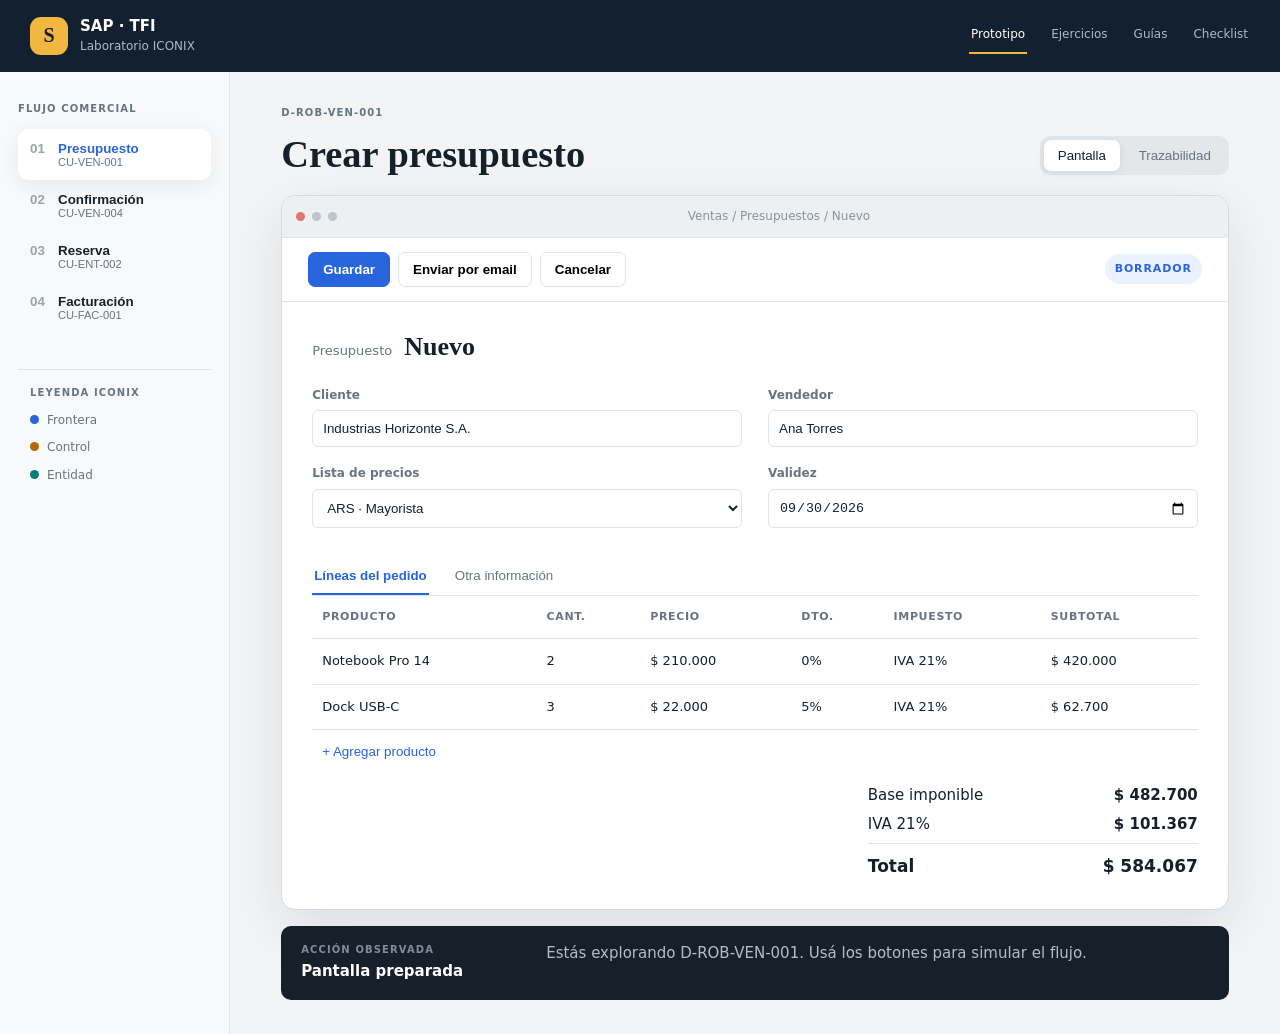
<file: prototipo/index.html>
<!doctype html>
<html lang="es">
<head>
  <meta charset="utf-8">
  <meta name="viewport" content="width=device-width, initial-scale=1">
  <meta name="description" content="Prototipo educativo de fronteras ICONIX para SAP-TFI-2026">
  <title>Prototipo ICONIX · SAP-TFI-2026</title>
  <link rel="stylesheet" href="styles.css">
</head>
<body>
  <header class="topbar">
    <a class="brand" href="#presupuesto" aria-label="Ir al inicio">
      <span class="brand-mark">S</span>
      <span><strong>SAP · TFI</strong><small>Laboratorio ICONIX</small></span>
    </a>
    <div class="course lab-links"><a class="active" href="index.html">Prototipo</a><a href="ejercicios.html">Ejercicios</a><a href="guias.html">Guías</a><a href="checklist.html">Checklist</a></div>
  </header>

  <main class="workspace">
    <aside class="sidebar" aria-label="Escenarios">
      <p class="eyebrow">Flujo comercial</p>
      <nav id="scenario-nav">
        <button class="nav-item active" data-scenario="presupuesto"><span>01</span>Presupuesto<small>CU-VEN-001</small></button>
        <button class="nav-item" data-scenario="confirmacion"><span>02</span>Confirmación<small>CU-VEN-004</small></button>
        <button class="nav-item" data-scenario="reserva"><span>03</span>Reserva<small>CU-ENT-002</small></button>
        <button class="nav-item" data-scenario="factura"><span>04</span>Facturación<small>CU-FAC-001</small></button>
      </nav>
      <div class="legend">
        <p class="eyebrow">Leyenda ICONIX</p>
        <span><i class="dot boundary"></i>Frontera</span>
        <span><i class="dot control"></i>Control</span>
        <span><i class="dot entity"></i>Entidad</span>
      </div>
    </aside>

    <section class="stage">
      <div class="stage-heading">
        <div><p class="eyebrow" id="diagram-id">D-ROB-VEN-001</p><h1 id="screen-title">Crear presupuesto</h1></div>
        <div class="view-switch" aria-label="Vista del prototipo">
          <button class="active" data-view="ui">Pantalla</button>
          <button data-view="trace">Trazabilidad</button>
        </div>
      </div>

      <div id="ui-view" class="view active">
        <div class="browser-frame">
          <div class="browser-bar"><span></span><span></span><span></span><p>Ventas / Presupuestos / Nuevo</p></div>
          <div class="app-shell">
            <div class="actionbar">
              <div id="primary-actions"></div>
              <span class="record-state" id="record-state">BORRADOR</span>
            </div>

            <div id="screen-presupuesto" class="screen active">
              <div class="form-title"><span>Presupuesto</span><strong id="order-name">Nuevo</strong></div>
              <div class="form-grid">
                <label>Cliente<input id="customer" value="Industrias Horizonte S.A."></label>
                <label>Vendedor<input value="Ana Torres"></label>
                <label>Lista de precios<select><option>ARS · Mayorista</option></select></label>
                <label>Validez<input type="date" value="2026-09-30"></label>
              </div>
              <div class="tabs"><button class="active">Líneas del pedido</button><button>Otra información</button></div>
              <div class="table-wrap"><table><thead><tr><th>Producto</th><th>Cant.</th><th>Precio</th><th>Dto.</th><th>Impuesto</th><th>Subtotal</th></tr></thead><tbody id="order-lines"></tbody></table></div>
              <button class="text-button" id="add-line">+ Agregar producto</button>
              <div class="totals"><span>Base imponible <b id="untaxed">$ 0</b></span><span>IVA 21% <b id="tax">$ 0</b></span><strong>Total <b id="total">$ 0</b></strong></div>
            </div>

            <div id="screen-confirmacion" class="screen">
              <div class="summary-card"><span class="icon success">✓</span><div><p>Pedido listo para confirmar</p><h2>S00042 · Industrias Horizonte S.A.</h2></div><strong>$ 588.060</strong></div>
              <div class="validation-grid"><article><span>Estado</span><strong>Presupuesto enviado</strong></article><article><span>Líneas</span><strong>2 productos válidos</strong></article><article><span>Stock</span><strong>Se generará una entrega</strong></article><article><span>Facturación</span><strong>Según cantidades entregadas</strong></article></div>
              <div class="callout"><b>Al confirmar</b><p>El sistema cambia el estado del pedido, fija la fecha y genera el picking de almacén.</p></div>
            </div>

            <div id="screen-reserva" class="screen">
              <div class="form-title"><span>Transferencia</span><strong>WH/OUT/00031</strong></div>
              <div class="progress"><span class="done">Pedido</span><span class="active">Reserva</span><span>Preparado</span><span>Entregado</span></div>
              <div class="table-wrap"><table><thead><tr><th>Producto</th><th>Demanda</th><th>Disponible</th><th>Reservado</th><th>Resultado</th></tr></thead><tbody><tr><td>Notebook Pro 14</td><td>2</td><td>5</td><td id="reserved-a">0</td><td><span class="pill waiting" id="reserve-state-a">Pendiente</span></td></tr><tr><td>Dock USB-C</td><td>3</td><td>1</td><td id="reserved-b">0</td><td><span class="pill waiting" id="reserve-state-b">Pendiente</span></td></tr></tbody></table></div>
              <div class="callout warning"><b>Disponibilidad parcial</b><p>La segunda línea puede requerir reabastecimiento según la regla configurada.</p></div>
            </div>

            <div id="screen-factura" class="screen">
              <div class="summary-card"><span class="icon invoice">$</span><div><p>Pedido confirmado</p><h2>S00042 · Pendiente de facturar</h2></div><strong>$ 588.060</strong></div>
              <div class="invoice-options"><label><input type="radio" name="invoice" checked> Factura regular <small>Facturar las líneas disponibles.</small></label><label><input type="radio" name="invoice"> Anticipo porcentual <small>Crear una factura por un porcentaje.</small></label></div>
              <div class="model-preview"><p class="eyebrow">Datos que se crearán</p><div><span>account.move</span><b>Estado: draft</b></div><div><span>account.move.line</span><b>2 líneas</b></div><div><span>account.tax</span><b>IVA 21%</b></div></div>
            </div>
          </div>
        </div>
        <div class="event-log"><div><p class="eyebrow">Acción observada</p><strong id="event-title">Formulario preparado</strong></div><p id="event-detail">Seleccioná una acción para ver su relación con ICONIX.</p></div>
      </div>

      <div id="trace-view" class="view">
        <div class="trace-intro"><p>Esta vista une cada elemento visible con el control que invoca y las entidades que consulta o modifica.</p><a id="diagram-link" href="../diagrams/svg/D-ROB-VEN-001%20%E2%80%94%20Diagrama%20de%20Robustez:%20Crear%20Presupuesto.svg" target="_blank">Abrir diagrama SVG ↗</a></div>
        <div class="trace-grid" id="trace-grid"></div>
      </div>
    </section>
  </main>
  <script src="app.js"></script>
</body>
</html>
</file>
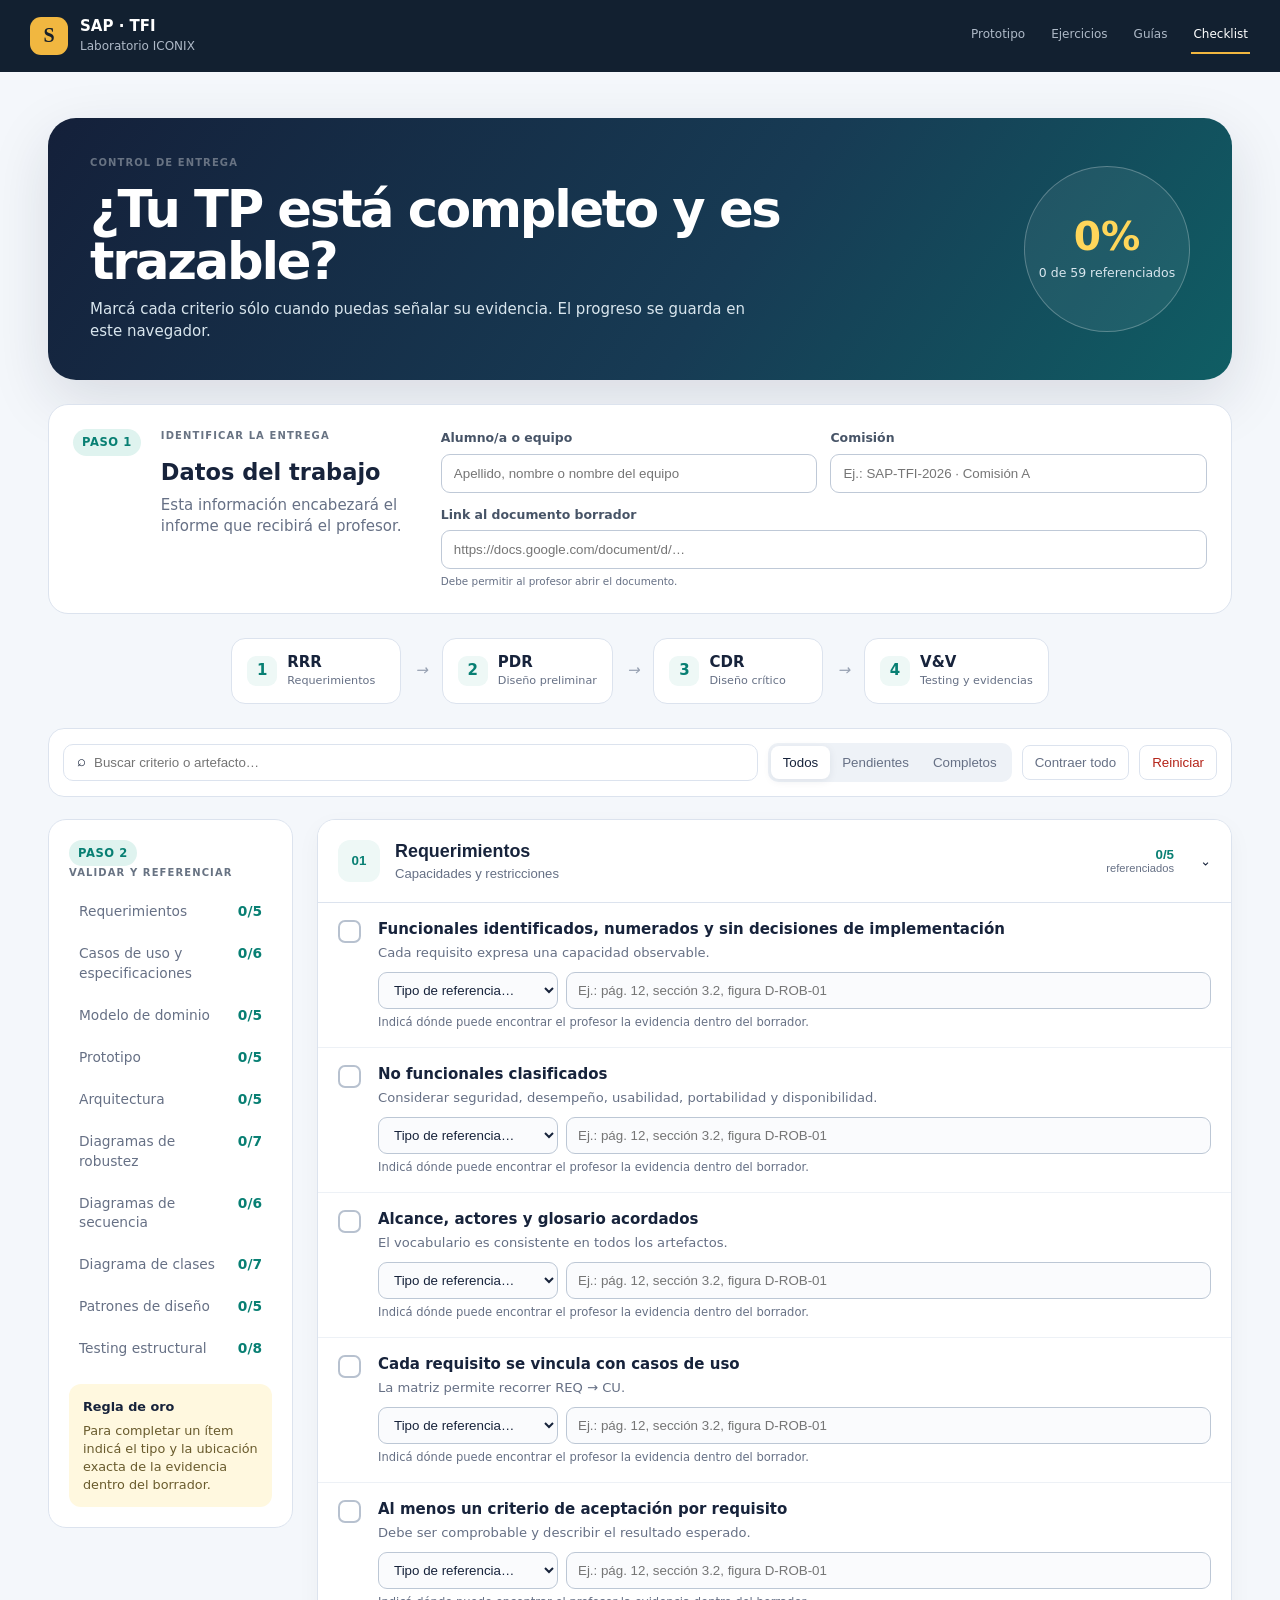
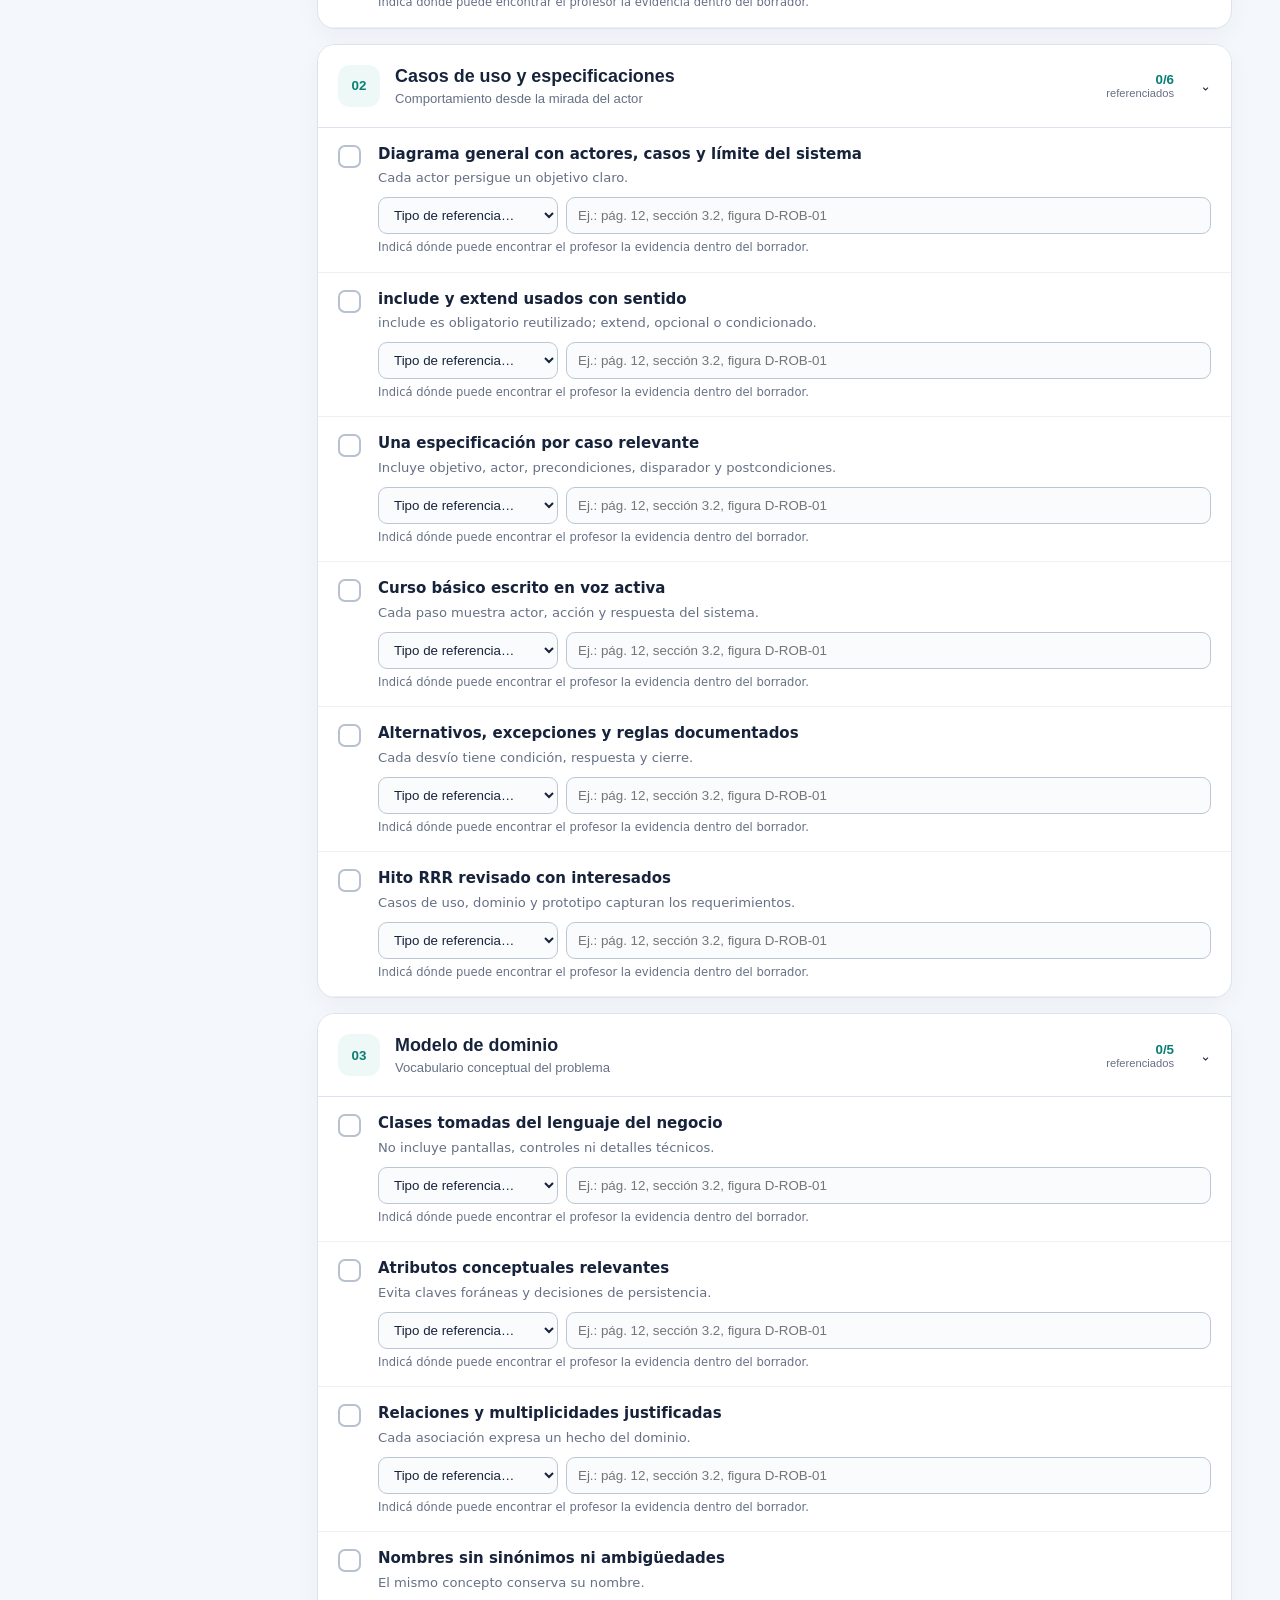
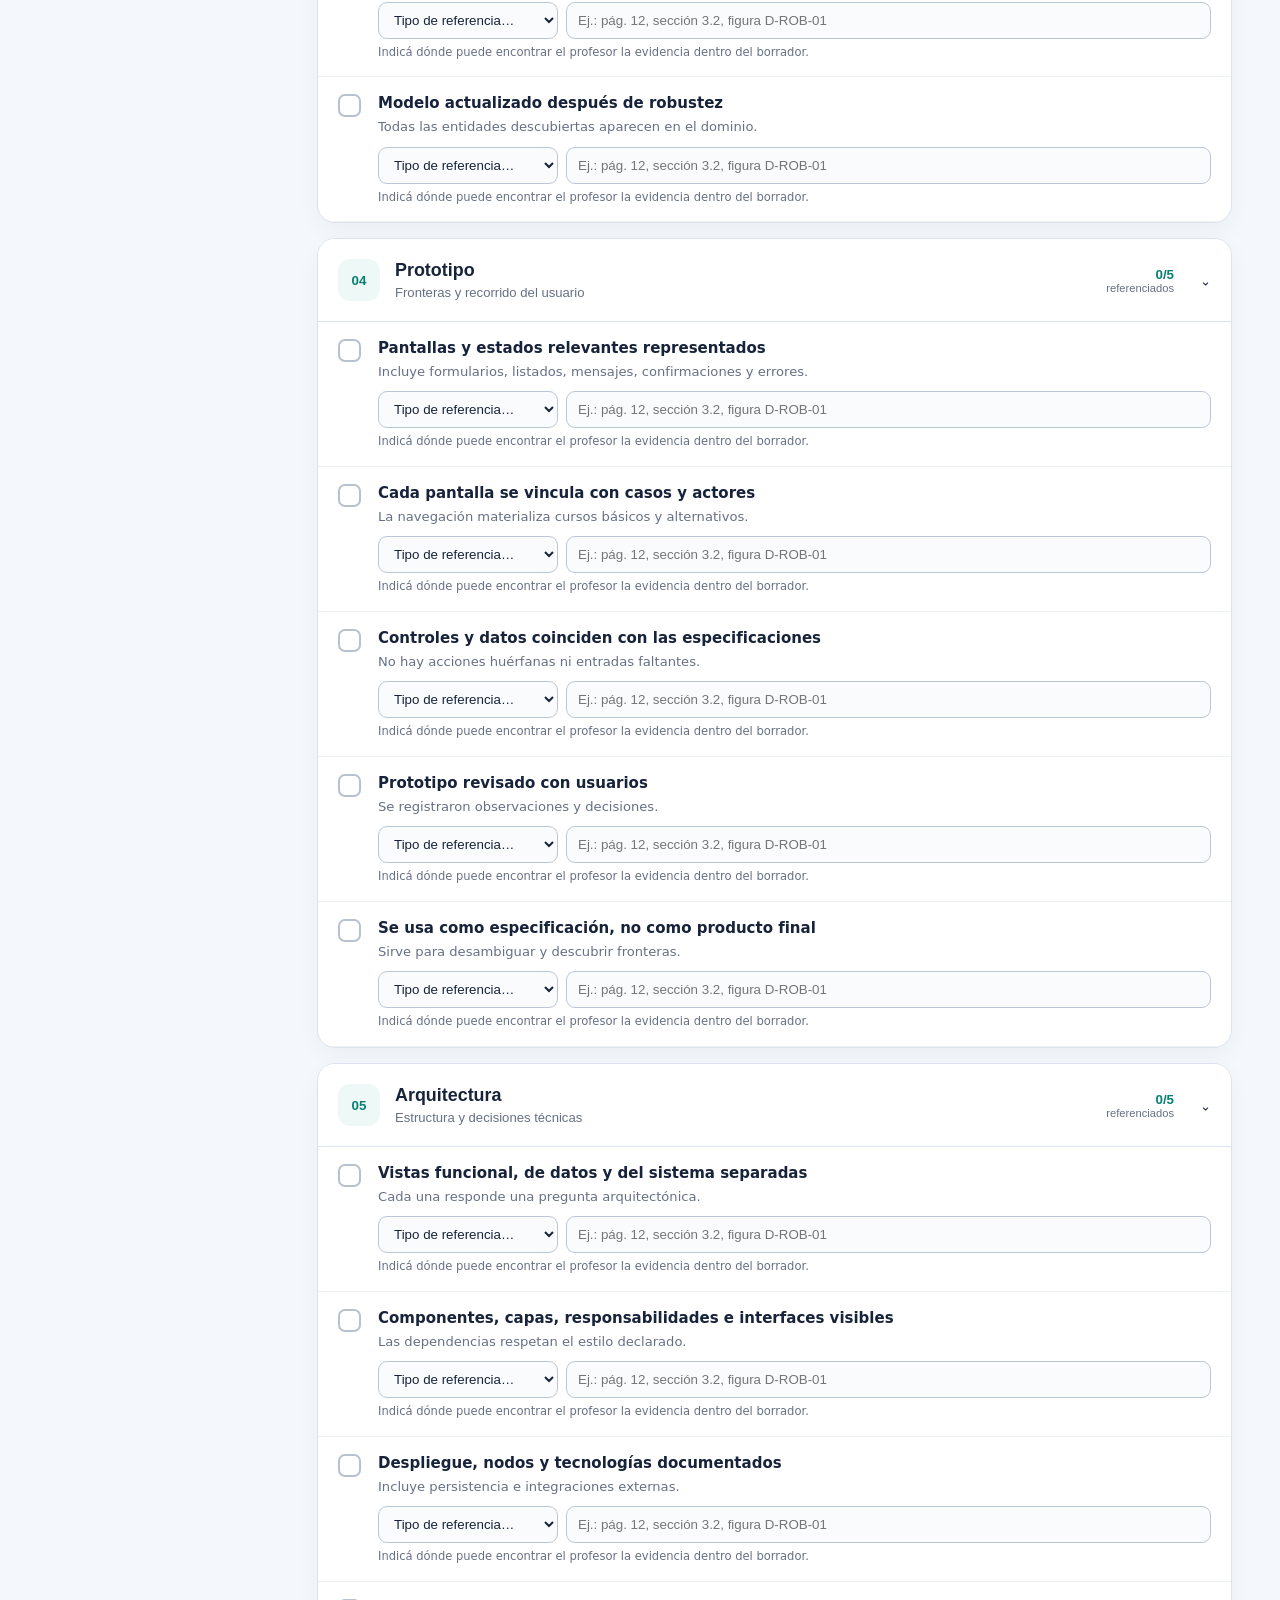
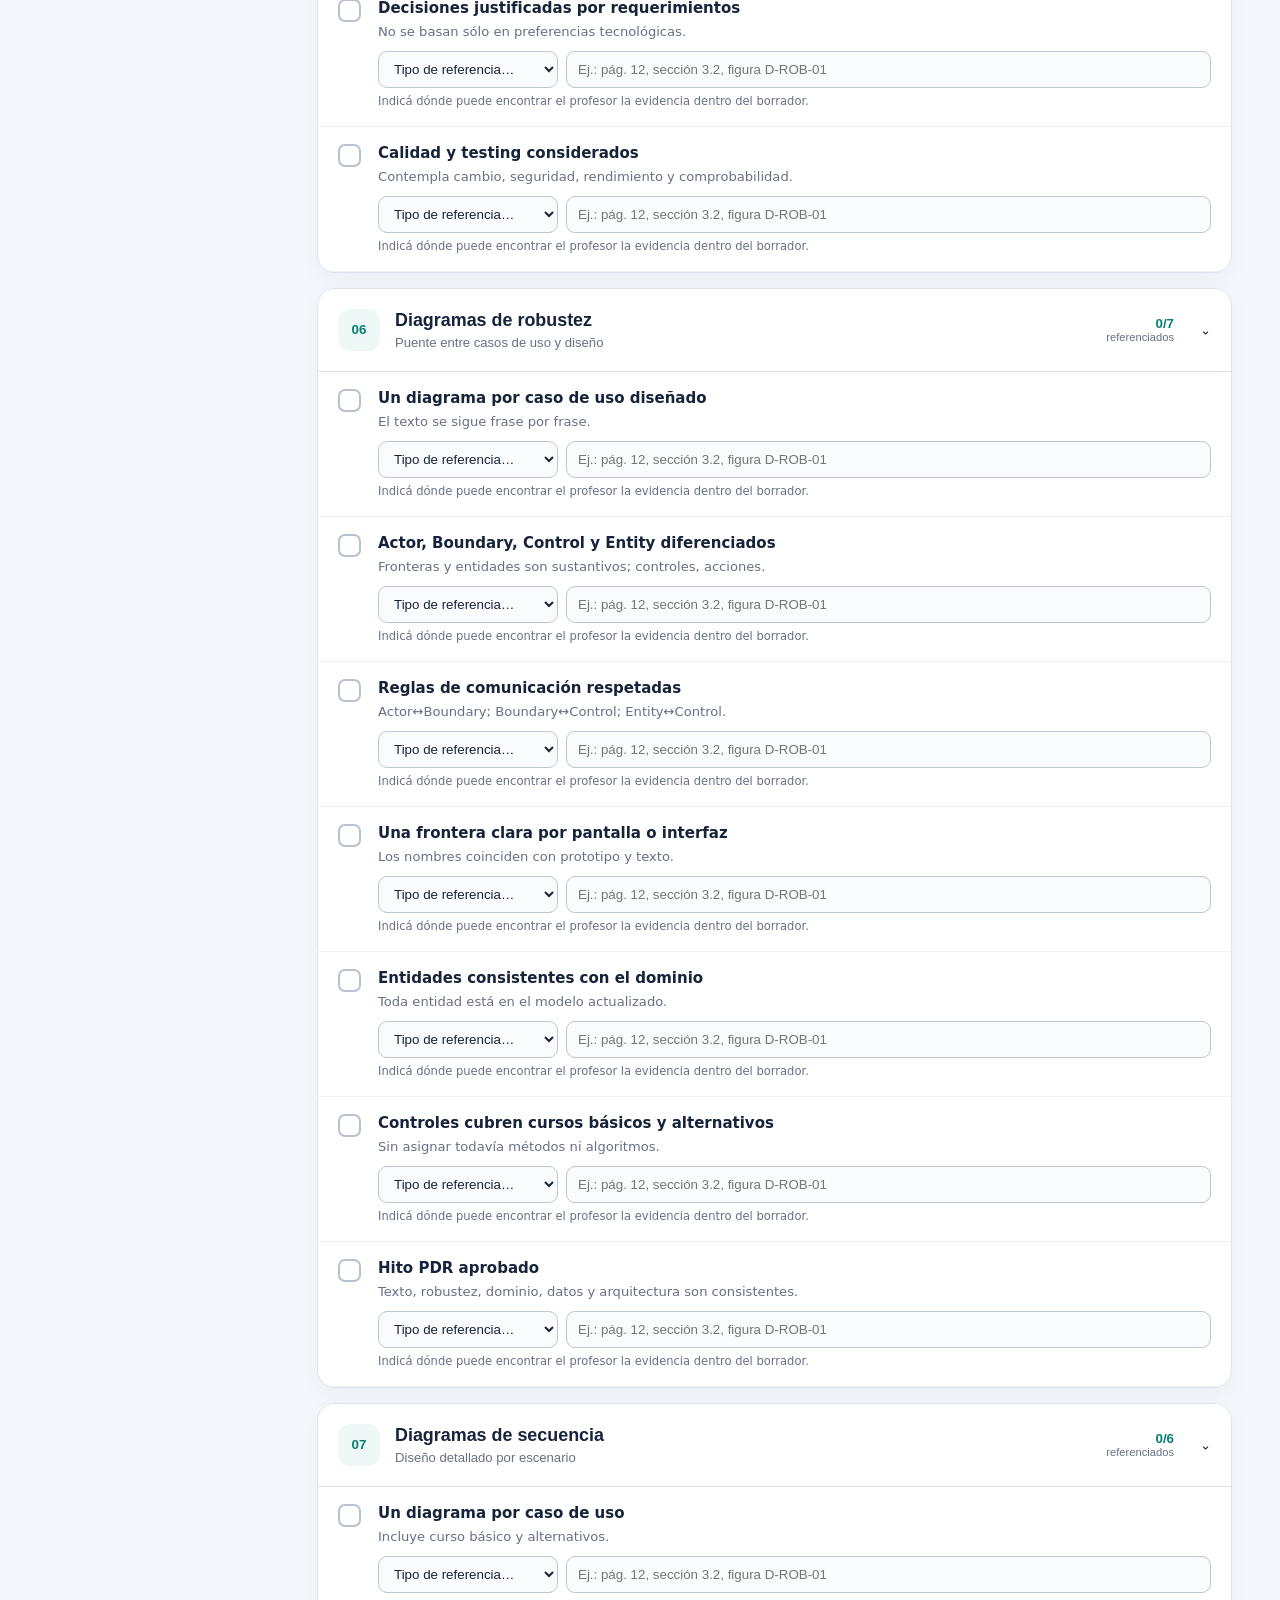
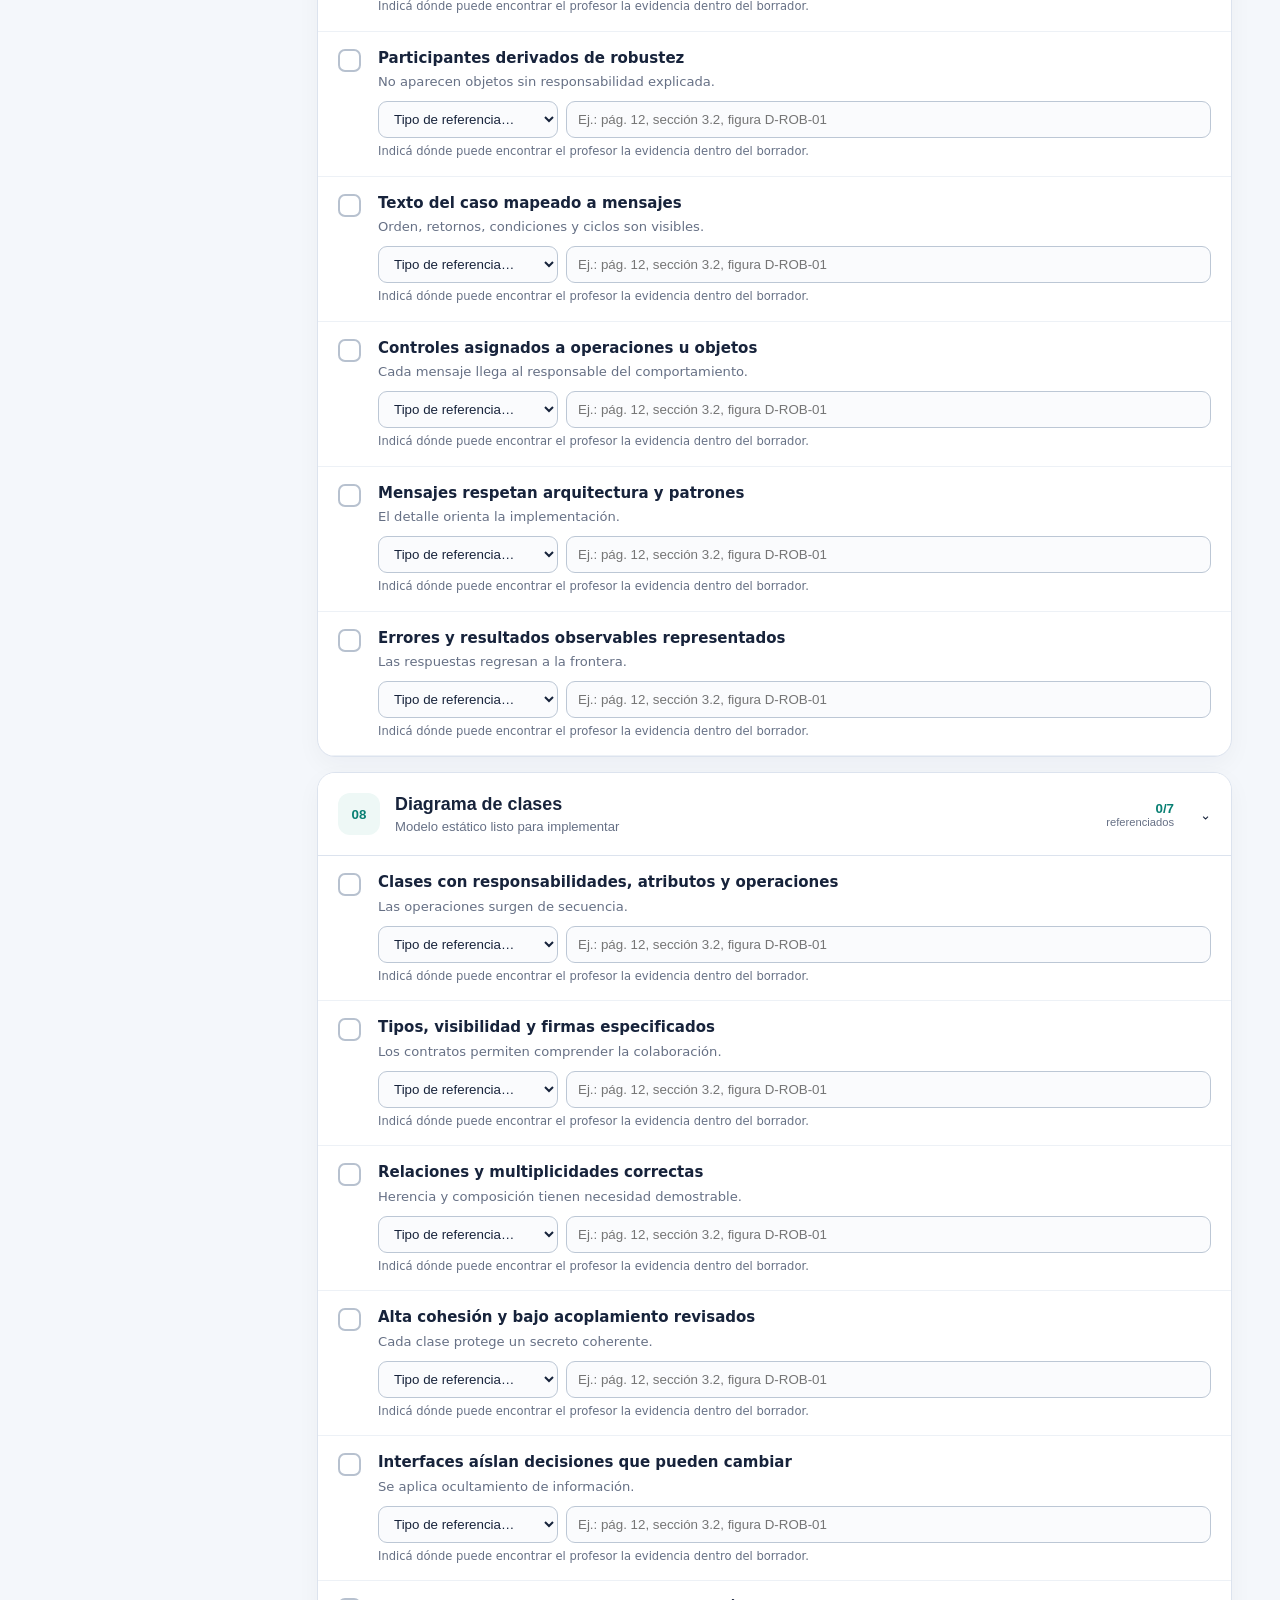
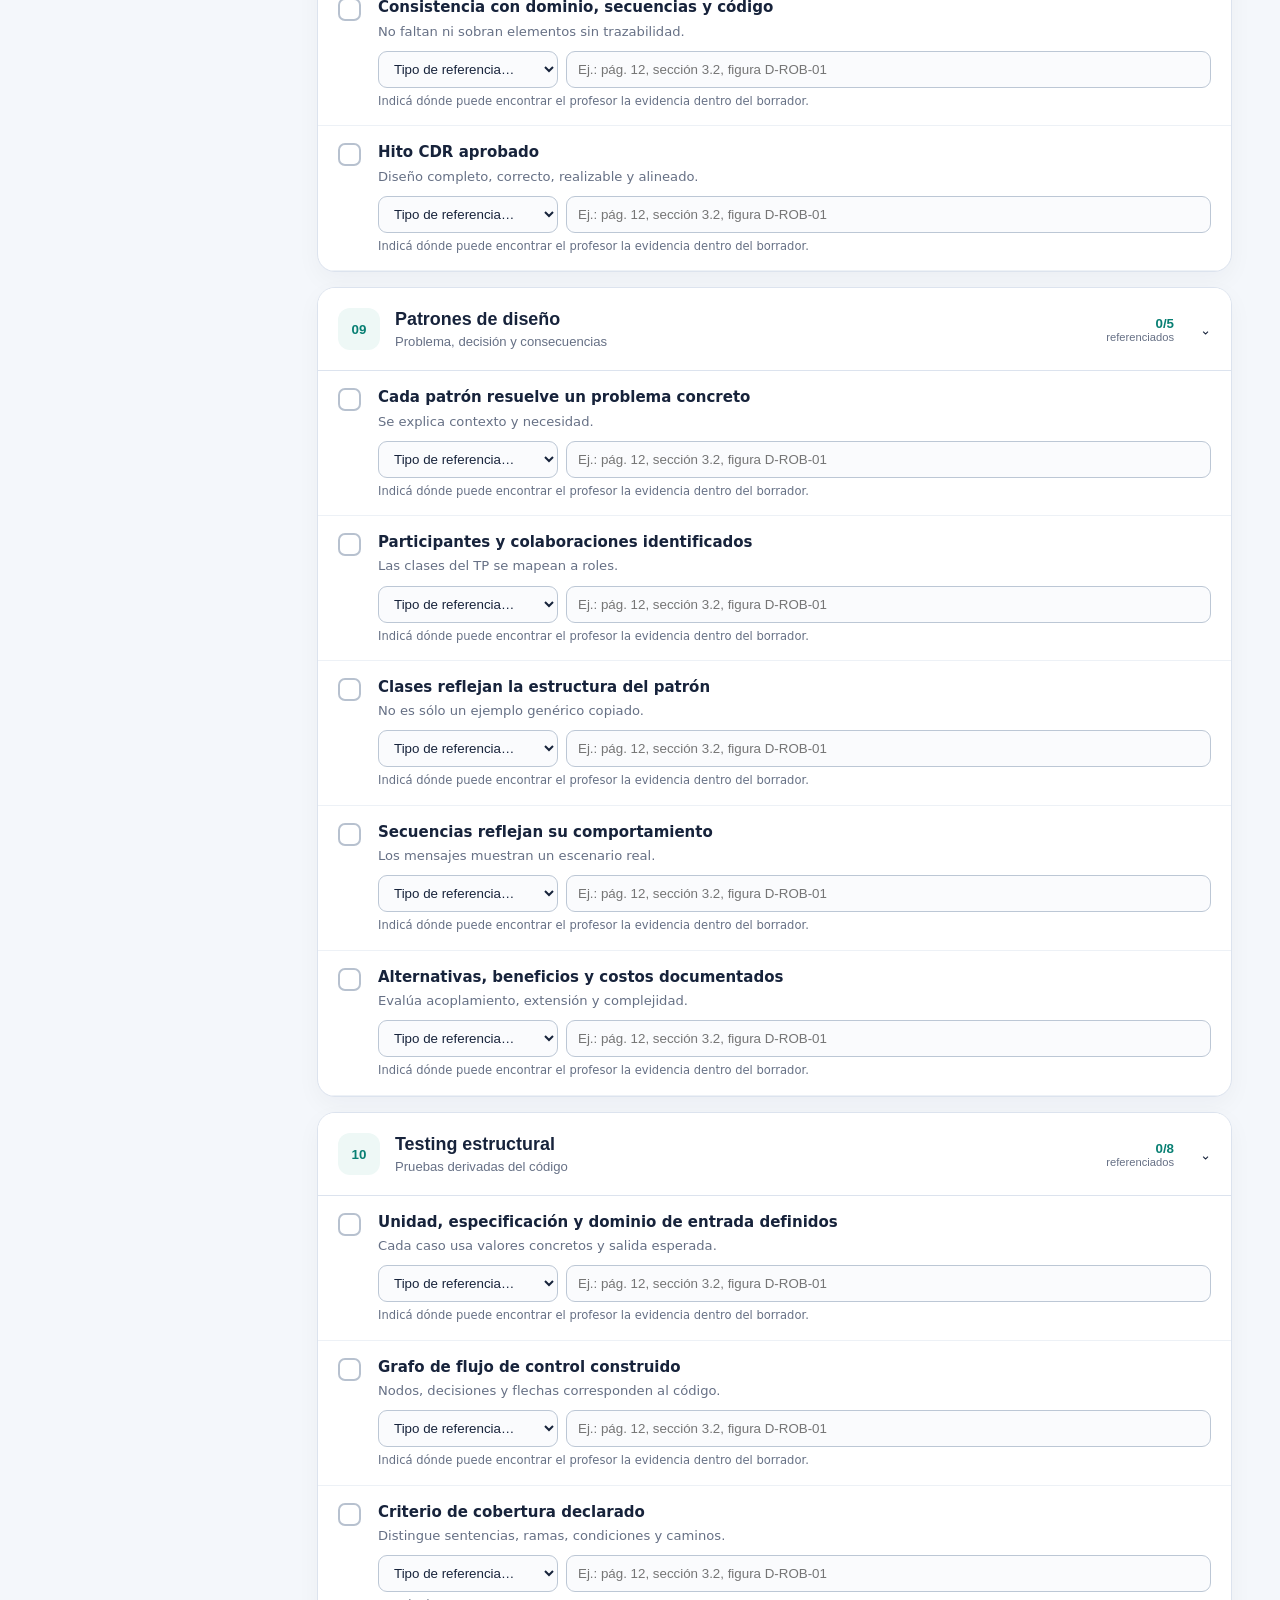
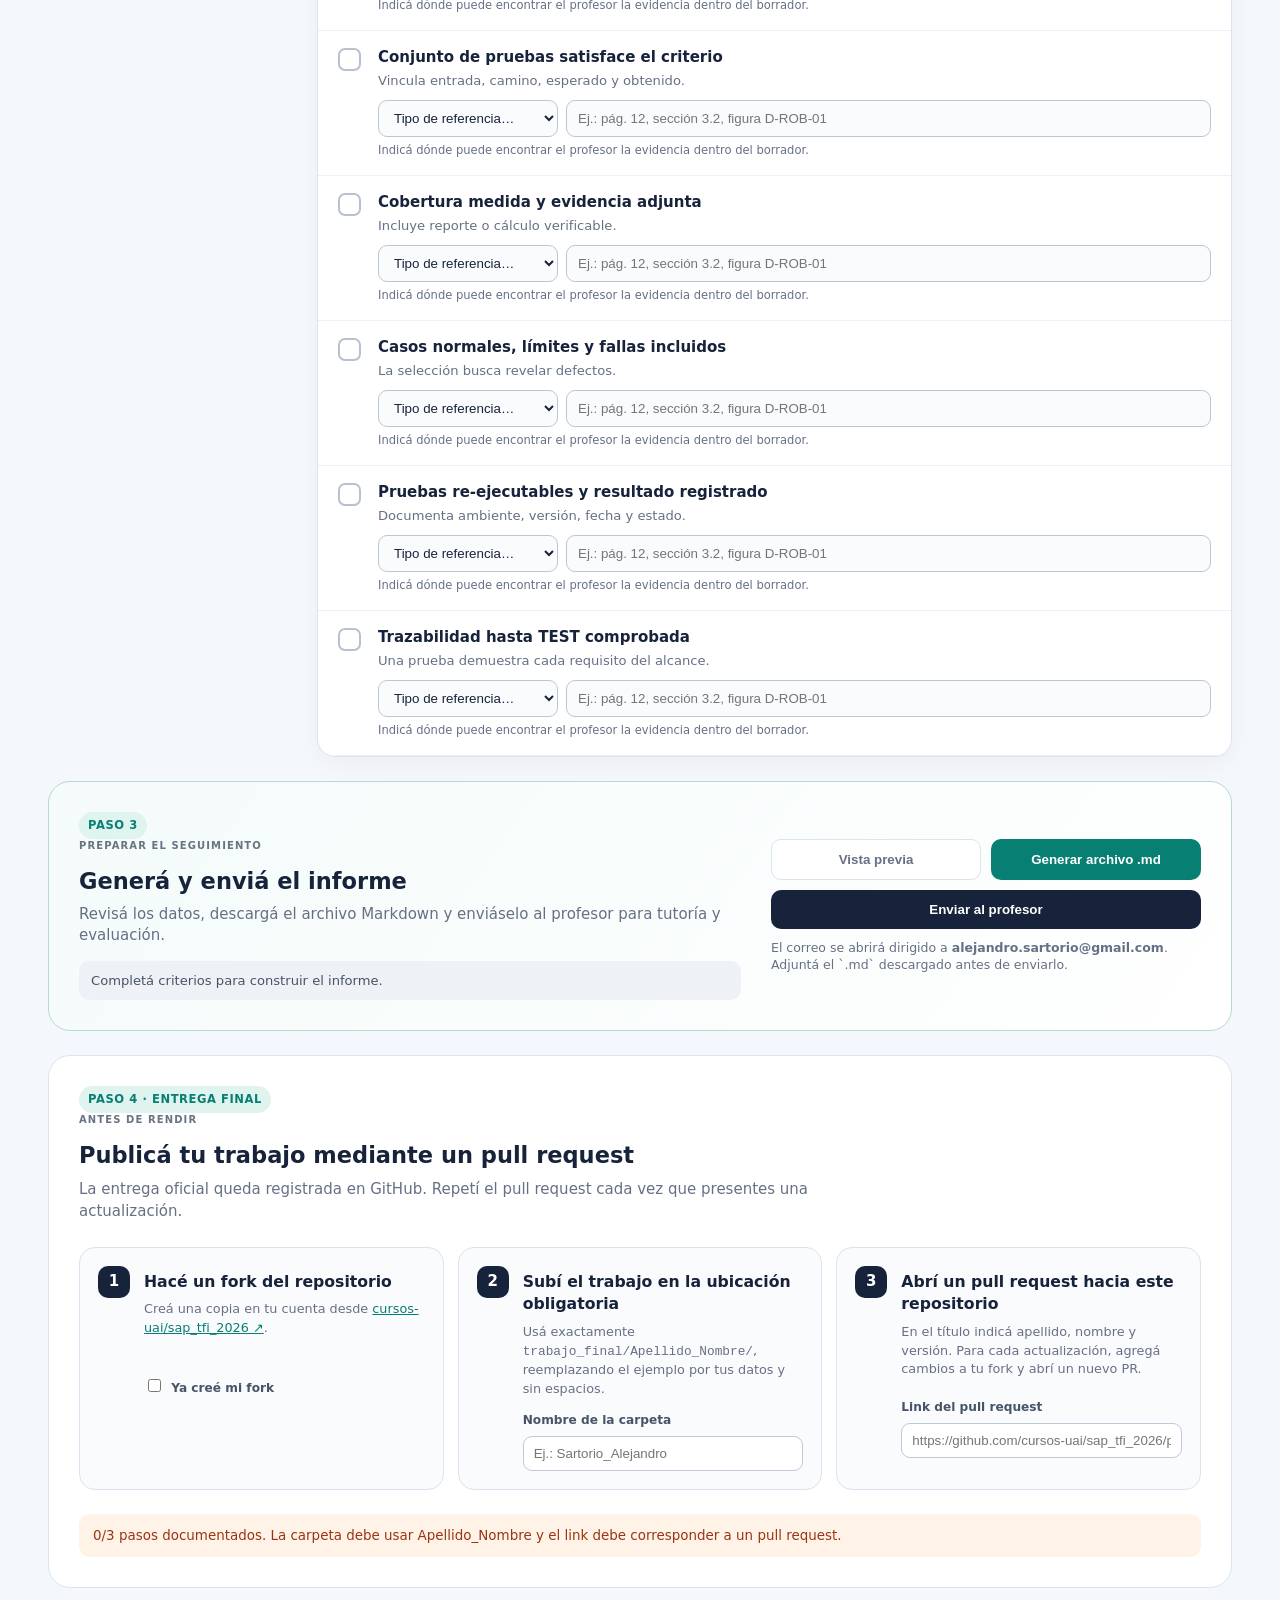
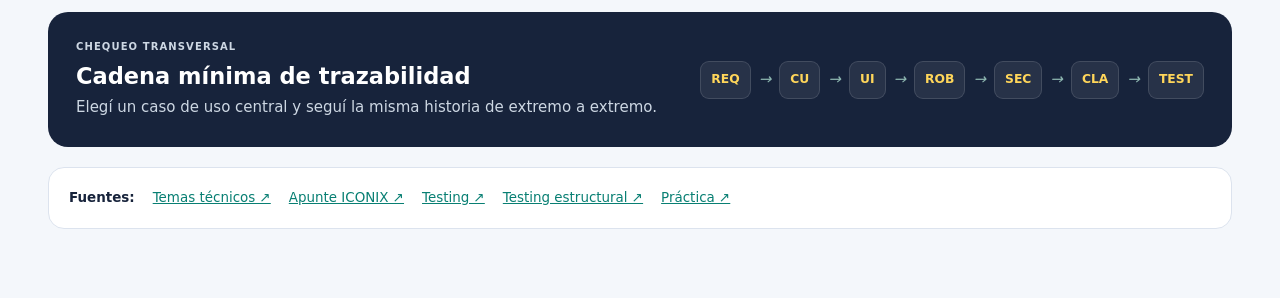
<file: prototipo/checklist.html>
<!doctype html><html lang="es"><head><meta charset="utf-8"><meta name="viewport" content="width=device-width,initial-scale=1"><meta name="description" content="Checklist interactiva para la entrega del Trabajo Práctico con ICONIX"><title>Checklist del TP · SAP-TFI-2026</title><link rel="stylesheet" href="styles.css"><link rel="stylesheet" href="checklist.css"></head>
<body class="checklist-body"><header class="topbar"><a class="brand" href="index.html"><span class="brand-mark">S</span><span><strong>SAP · TFI</strong><small>Laboratorio ICONIX</small></span></a><nav class="course lab-links"><a href="index.html">Prototipo</a><a href="ejercicios.html">Ejercicios</a><a href="guias.html">Guías</a><a class="active" href="checklist.html">Checklist</a></nav></header>
<main class="checklist-shell">
 <section class="checklist-hero"><div><p class="eyebrow">Control de entrega</p><h1>¿Tu TP está completo y es trazable?</h1><p>Marcá cada criterio sólo cuando puedas señalar su evidencia. El progreso se guarda en este navegador.</p></div><div class="hero-score"><strong id="total-percent">0%</strong><span id="total-copy">0 de 0 criterios</span></div></section>
 <section class="project-card" aria-labelledby="project-title"><div class="step-badge">Paso 1</div><div class="project-intro"><p class="eyebrow">Identificar la entrega</p><h2 id="project-title">Datos del trabajo</h2><p>Esta información encabezará el informe que recibirá el profesor.</p></div><div class="project-fields"><label>Alumno/a o equipo<input id="student-name" autocomplete="name" placeholder="Apellido, nombre o nombre del equipo"></label><label>Comisión<input id="course-group" placeholder="Ej.: SAP-TFI-2026 · Comisión A"></label><label class="wide">Link al documento borrador<input id="draft-link" type="url" inputmode="url" placeholder="https://docs.google.com/document/d/…"><small>Debe permitir al profesor abrir el documento.</small></label></div></section>
 <section class="quality-gates" aria-label="Hitos de revisión"><article><span>1</span><div><b>RRR</b><small>Requerimientos</small></div></article><i>→</i><article><span>2</span><div><b>PDR</b><small>Diseño preliminar</small></div></article><i>→</i><article><span>3</span><div><b>CDR</b><small>Diseño crítico</small></div></article><i>→</i><article><span>4</span><div><b>V&amp;V</b><small>Testing y evidencias</small></div></article></section>
 <section class="toolbar"><label class="search-box"><span>⌕</span><input id="search" type="search" placeholder="Buscar criterio o artefacto…"></label><div class="filters"><button class="active" data-filter="all">Todos</button><button data-filter="pending">Pendientes</button><button data-filter="done">Completos</button></div><button id="expand-all" class="quiet-button">Contraer todo</button><button id="reset-checklist" class="quiet-button danger">Reiniciar</button></section>
 <div class="checklist-layout"><aside class="section-index"><div class="step-badge">Paso 2</div><p class="eyebrow">Validar y referenciar</p><nav id="section-index"></nav><div class="evidence-key"><b>Regla de oro</b><p>Para completar un ítem indicá el tipo y la ubicación exacta de la evidencia dentro del borrador.</p></div></aside><section id="checklist-sections" class="checklist-sections" aria-live="polite"></section></div>
 <section class="submission-card"><div class="submission-copy"><div class="step-badge">Paso 3</div><p class="eyebrow">Preparar el seguimiento</p><h2>Generá y enviá el informe</h2><p>Revisá los datos, descargá el archivo Markdown y enviáselo al profesor para tutoría y evaluación.</p><div id="readiness" class="readiness" role="status"></div></div><div class="submission-actions"><button id="preview-report" class="quiet-button">Vista previa</button><button id="download-report" class="primary-action">Generar archivo .md</button><button id="email-report" class="email-action">Enviar al profesor</button><small>El correo se abrirá dirigido a <b>alejandro.sartorio@gmail.com</b>. Adjuntá el `.md` descargado antes de enviarlo.</small></div></section>
 <section class="final-delivery" aria-labelledby="delivery-title"><header><div class="step-badge">Paso 4 · Entrega final</div><p class="eyebrow">Antes de rendir</p><h2 id="delivery-title">Publicá tu trabajo mediante un pull request</h2><p>La entrega oficial queda registrada en GitHub. Repetí el pull request cada vez que presentes una actualización.</p></header><ol class="delivery-steps"><li><span>1</span><div><h3>Hacé un fork del repositorio</h3><p>Creá una copia en tu cuenta desde <a href="https://github.com/cursos-uai/sap_tfi_2026/fork" target="_blank" rel="noreferrer">cursos-uai/sap_tfi_2026 ↗</a>.</p><label><input id="delivery-fork" type="checkbox"> Ya creé mi fork</label></div></li><li><span>2</span><div><h3>Subí el trabajo en la ubicación obligatoria</h3><p>Usá exactamente <code>trabajo_final/Apellido_Nombre/</code>, reemplazando el ejemplo por tus datos y sin espacios.</p><label>Nombre de la carpeta<input id="delivery-folder" placeholder="Ej.: Sartorio_Alejandro"></label></div></li><li><span>3</span><div><h3>Abrí un pull request hacia este repositorio</h3><p>En el título indicá apellido, nombre y versión. Para cada actualización, agregá cambios a tu fork y abrí un nuevo PR.</p><label>Link del pull request<input id="delivery-pr" type="url" placeholder="https://github.com/cursos-uai/sap_tfi_2026/pull/…"></label></div></li></ol><div id="delivery-status" class="delivery-status" role="status"></div></section>
 <dialog id="report-dialog"><div class="dialog-head"><div><p class="eyebrow">Vista previa</p><h2>Informe de seguimiento</h2></div><button id="close-report" aria-label="Cerrar">×</button></div><pre id="report-preview"></pre></dialog>
 <section class="traceability-card"><div><p class="eyebrow">Chequeo transversal</p><h2>Cadena mínima de trazabilidad</h2><p>Elegí un caso de uso central y seguí la misma historia de extremo a extremo.</p></div><div class="trace-chain"><span>REQ</span><i>→</i><span>CU</span><i>→</i><span>UI</span><i>→</i><span>ROB</span><i>→</i><span>SEC</span><i>→</i><span>CLA</span><i>→</i><span>TEST</span></div></section>
 <footer class="checklist-sources"><b>Fuentes:</b><a href="https://docs.google.com/document/d/1oThnR9euP2YW4K94A3oAoE3pvHdeDyNShRdwWDY-Nmk/edit?usp=sharing" target="_blank" rel="noreferrer">Temas técnicos ↗</a><a href="https://docs.google.com/document/d/1_ZjiF3pUANt0-bm4V6Xph6hdJuHCnxbp/edit?usp=sharing" target="_blank" rel="noreferrer">Apunte ICONIX ↗</a><a href="https://www.fceia.unr.edu.ar/ingsoft/testing-intro-a.pdf" target="_blank" rel="noreferrer">Testing ↗</a><a href="https://www.fceia.unr.edu.ar/ingsoft/testing-estruct-a.pdf" target="_blank" rel="noreferrer">Testing estructural ↗</a><a href="https://www.fceia.unr.edu.ar/ingsoft/p-testing.pdf" target="_blank" rel="noreferrer">Práctica ↗</a></footer>
</main><script src="checklist.js"></script></body></html>
</file>
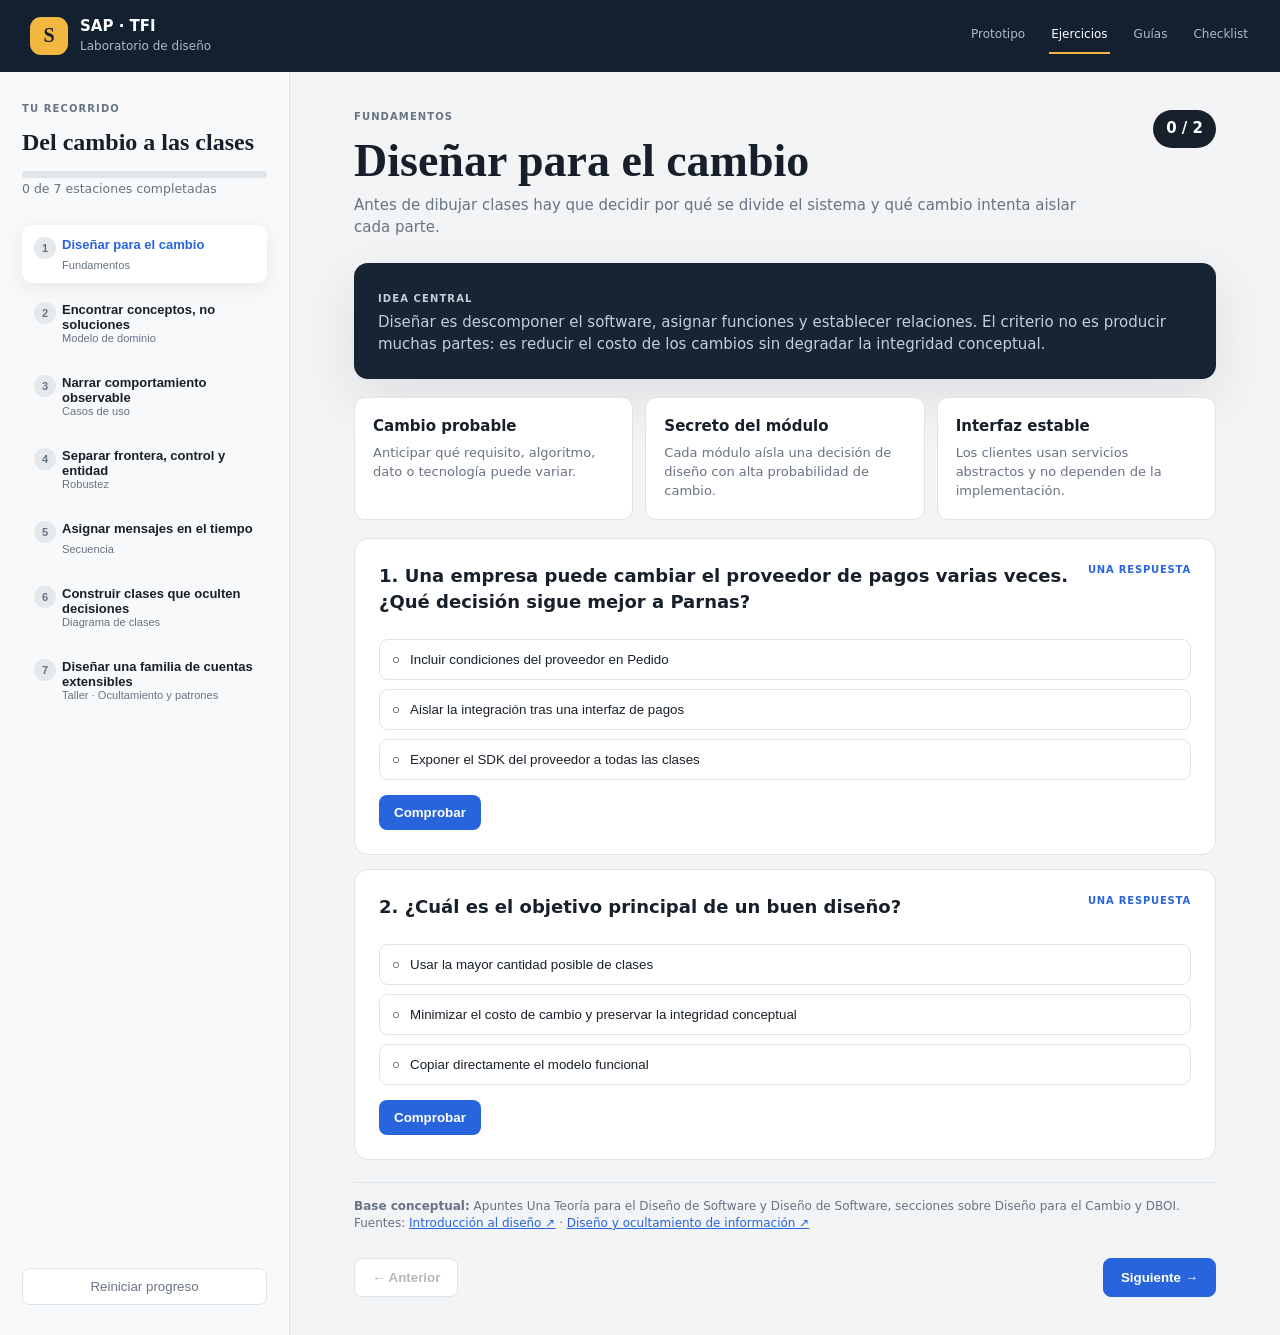
<file: prototipo/ejercicios.html>
<!doctype html>
<html lang="es">
<head>
  <meta charset="utf-8">
  <meta name="viewport" content="width=device-width, initial-scale=1">
  <meta name="description" content="Laboratorio interactivo para aprender diseño de software, ocultamiento de información e ICONIX">
  <title>Ejercicios de diseño e ICONIX · SAP-TFI-2026</title>
  <link rel="stylesheet" href="styles.css">
  <link rel="stylesheet" href="ejercicios.css">
</head>
<body class="lab-body">
  <header class="topbar">
    <a class="brand" href="index.html"><span class="brand-mark">S</span><span><strong>SAP · TFI</strong><small>Laboratorio de diseño</small></span></a>
    <nav class="course lab-links"><a href="index.html">Prototipo</a><a class="active" href="ejercicios.html">Ejercicios</a><a href="guias.html">Guías</a><a href="checklist.html">Checklist</a></nav>
  </header>

  <main class="lab-layout">
    <aside class="lesson-nav">
      <div><p class="eyebrow">Tu recorrido</p><h2>Del cambio a las clases</h2><div class="progress-meter"><i id="progress-bar"></i></div><small id="progress-copy">0 de 6 estaciones completadas</small></div>
      <nav id="lesson-list"></nav>
      <button id="reset-progress" class="reset-button">Reiniciar progreso</button>
    </aside>

    <section class="lesson-stage">
      <header class="lesson-header"><div><p class="eyebrow" id="lesson-kicker">Fundamentos</p><h1 id="lesson-title">Diseñar para el cambio</h1><p id="lesson-summary"></p></div><span id="lesson-score" class="score-chip">0 / 0</span></header>
      <div id="lesson-content"></div>
      <footer class="lesson-footer"><button id="previous-lesson">← Anterior</button><button id="next-lesson" class="primary">Siguiente →</button></footer>
    </section>
  </main>

  <dialog id="completion-dialog"><div class="celebration">✦</div><h2>Recorrido completado</h2><p>Ya conectaste diseño para el cambio y ocultamiento de información con los cinco artefactos principales de ICONIX.</p><button id="close-dialog">Seguir practicando</button></dialog>
  <script src="ejercicios.js"></script>
</body>
</html>
</file>
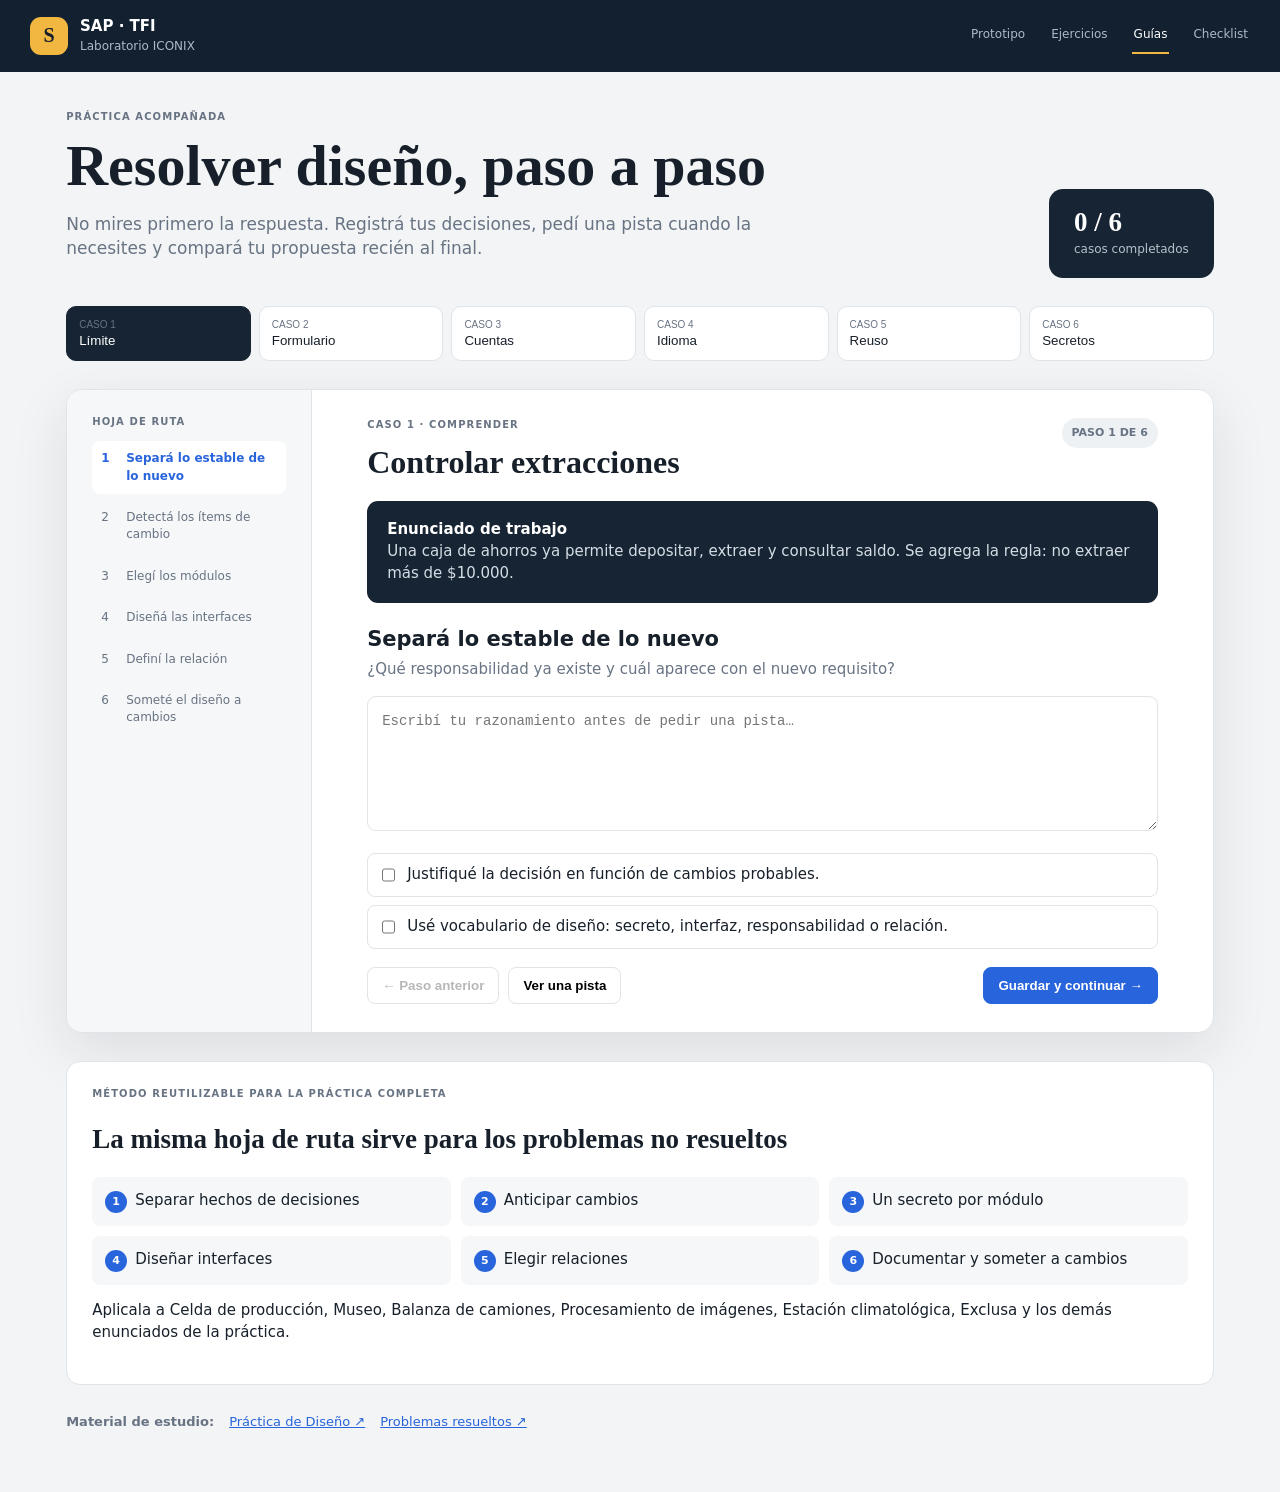
<file: prototipo/guias.html>
<!doctype html>
<html lang="es">
<head>
  <meta charset="utf-8">
  <meta name="viewport" content="width=device-width, initial-scale=1">
  <meta name="description" content="Hojas de ruta para resolver problemas de diseño de software paso a paso">
  <title>Guías paso a paso · SAP-TFI-2026</title>
  <link rel="stylesheet" href="styles.css">
  <link rel="stylesheet" href="guias.css">
</head>
<body class="guide-body">
  <header class="topbar">
    <a class="brand" href="index.html"><span class="brand-mark">S</span><span><strong>SAP · TFI</strong><small>Laboratorio ICONIX</small></span></a>
    <nav class="course lab-links"><a href="index.html">Prototipo</a><a href="ejercicios.html">Ejercicios</a><a class="active" href="guias.html">Guías</a><a href="checklist.html">Checklist</a></nav>
  </header>

  <main class="guide-shell">
    <section class="guide-hero">
      <div><p class="eyebrow">Práctica acompañada</p><h1>Resolver diseño, paso a paso</h1><p>No mires primero la respuesta. Registrá tus decisiones, pedí una pista cuando la necesites y compará tu propuesta recién al final.</p></div>
      <div class="guide-progress"><strong id="guide-completed">0 / 6</strong><span>casos completados</span></div>
    </section>

    <section class="case-picker" id="case-picker" aria-label="Casos disponibles"></section>

    <section class="case-workspace">
      <aside class="roadmap"><p class="eyebrow">Hoja de ruta</p><ol id="roadmap"></ol></aside>
      <article class="step-panel">
        <header><div><p class="eyebrow" id="case-label"></p><h2 id="case-title"></h2></div><span id="step-counter"></span></header>
        <div class="problem-box" id="problem-box"></div>
        <div id="step-content"></div>
        <div class="step-actions"><button id="previous-step">← Paso anterior</button><button id="hint-button">Ver una pista</button><button id="next-step" class="primary">Guardar y continuar →</button></div>
      </article>
    </section>

    <section class="method-card">
      <p class="eyebrow">Método reutilizable para la práctica completa</p>
      <h2>La misma hoja de ruta sirve para los problemas no resueltos</h2>
      <div class="method-grid"><span><b>1</b>Separar hechos de decisiones</span><span><b>2</b>Anticipar cambios</span><span><b>3</b>Un secreto por módulo</span><span><b>4</b>Diseñar interfaces</span><span><b>5</b>Elegir relaciones</span><span><b>6</b>Documentar y someter a cambios</span></div>
      <p>Aplicala a Celda de producción, Museo, Balanza de camiones, Procesamiento de imágenes, Estación climatológica, Exclusa y los demás enunciados de la práctica.</p>
    </section>

    <footer class="guide-sources"><b>Material de estudio:</b> <a href="https://www.fceia.unr.edu.ar/ingsoft/p-diseno.pdf" target="_blank" rel="noreferrer">Práctica de Diseño ↗</a><a href="https://www.fceia.unr.edu.ar/ingsoft/problemasDiseno.pdf" target="_blank" rel="noreferrer">Problemas resueltos ↗</a></footer>
  </main>
  <dialog id="solution-dialog"><div class="solution-mark">✓</div><h2>Compará con la solución modelo</h2><div id="solution-content"></div><button id="close-solution">Cerrar</button></dialog>
  <script src="guias.js"></script>
</body>
</html>
</file>
<file: prototipo/styles.css>
:root{--ink:#17202a;--muted:#687383;--line:#dfe4e8;--paper:#fff;--canvas:#f2f4f5;--blue:#2864dc;--blue-soft:#eaf1ff;--teal:#087e78;--amber:#b46b07;--red:#b53b45;--shadow:0 18px 55px rgba(25,34,45,.10)}
*{box-sizing:border-box}body{margin:0;background:var(--canvas);color:var(--ink);font:15px/1.45 Inter,ui-sans-serif,system-ui,-apple-system,"Segoe UI",sans-serif}.topbar{height:72px;background:#122030;color:white;display:flex;align-items:center;justify-content:space-between;padding:0 30px;box-shadow:0 1px 0 rgba(255,255,255,.1)}.brand{display:flex;gap:12px;align-items:center;color:white;text-decoration:none}.brand-mark{display:grid;place-items:center;width:38px;height:38px;background:#f1b740;color:#17202a;font:bold 20px Georgia;border-radius:11px}.brand span:last-child{display:flex;flex-direction:column}.brand small,.course{color:#aeb9c7;font-size:12px}.course{display:flex;gap:22px}.status-dot:before{content:"";display:inline-block;width:7px;height:7px;border-radius:50%;background:#53d398;margin-right:7px}.workspace{display:grid;grid-template-columns:230px minmax(0,1fr);min-height:calc(100vh - 72px)}.sidebar{padding:30px 18px;background:#f8f9fa;border-right:1px solid var(--line)}.eyebrow{text-transform:uppercase;letter-spacing:.11em;font-size:10px;font-weight:800;color:var(--muted);margin:0 0 12px}.nav-item{width:100%;border:0;background:transparent;text-align:left;padding:12px;border-radius:10px;color:var(--ink);cursor:pointer;display:grid;grid-template-columns:28px 1fr;font-weight:700}.nav-item span{color:#9aa3ad}.nav-item small{grid-column:2;color:var(--muted);font-weight:500}.nav-item.active{background:white;color:var(--blue);box-shadow:0 5px 20px rgba(25,34,45,.08)}.legend{margin-top:36px;padding:16px 12px;border-top:1px solid var(--line);display:grid;gap:10px}.legend p{margin-bottom:2px}.legend span{font-size:12px;color:var(--muted)}.dot{display:inline-block;width:9px;height:9px;border-radius:50%;margin-right:8px}.boundary{background:var(--blue)}.control{background:var(--amber)}.entity{background:var(--teal)}.stage{padding:34px clamp(20px,4vw,60px);max-width:1400px;width:100%;margin:0 auto}.stage-heading{display:flex;align-items:end;justify-content:space-between;margin-bottom:20px}.stage-heading h1{font:700 clamp(28px,3vw,42px)/1.1 Georgia,serif;margin:0}.view-switch{padding:4px;background:#e3e7ea;border-radius:10px}.view-switch button{border:0;padding:8px 14px;border-radius:7px;background:transparent;color:var(--muted);cursor:pointer}.view-switch button.active{background:white;color:var(--ink);box-shadow:0 2px 8px rgba(0,0,0,.08)}.view{display:none}.view.active{display:block}.browser-frame{background:white;border:1px solid #d5dbe0;border-radius:14px;overflow:hidden;box-shadow:var(--shadow)}.browser-bar{height:42px;background:#edf0f2;display:flex;align-items:center;gap:7px;padding:0 14px;border-bottom:1px solid var(--line)}.browser-bar>span{width:9px;height:9px;border-radius:50%;background:#bec5cb}.browser-bar>span:first-child{background:#e2766f}.browser-bar p{margin:auto;color:#89939d;font-size:12px}.app-shell{min-height:520px}.actionbar{height:64px;display:flex;align-items:center;justify-content:space-between;padding:0 26px;border-bottom:1px solid var(--line)}.actionbar button{border:1px solid var(--line);background:white;padding:9px 14px;border-radius:7px;margin-right:8px;font-weight:700;cursor:pointer}.actionbar button.primary{background:var(--blue);border-color:var(--blue);color:white}.record-state{font-size:11px;font-weight:800;letter-spacing:.08em;color:var(--blue);background:var(--blue-soft);padding:7px 10px;border-radius:20px}.screen{display:none;padding:30px}.screen.active{display:block}.form-title{display:flex;align-items:baseline;gap:12px;margin-bottom:25px}.form-title span{font-size:13px;color:var(--muted)}.form-title strong{font:700 26px Georgia,serif}.form-grid{display:grid;grid-template-columns:repeat(2,minmax(0,1fr));gap:18px 26px}.form-grid label{color:var(--muted);font-size:12px;font-weight:700}.form-grid input,.form-grid select{display:block;width:100%;margin-top:6px;padding:10px;border:1px solid var(--line);border-radius:6px;background:white;color:var(--ink)}.tabs{margin-top:30px;border-bottom:1px solid var(--line)}.tabs button{border:0;background:transparent;padding:10px 2px;margin-right:24px;color:var(--muted)}.tabs button.active{color:var(--blue);border-bottom:2px solid var(--blue);font-weight:700}.table-wrap{overflow-x:auto}table{border-collapse:collapse;width:100%;font-size:13px}th{text-align:left;color:var(--muted);font-size:11px;text-transform:uppercase;letter-spacing:.06em}th,td{padding:13px 10px;border-bottom:1px solid var(--line)}.text-button{border:0;background:transparent;color:var(--blue);padding:14px 10px;cursor:pointer}.totals{margin-left:auto;width:min(330px,100%);display:grid;gap:7px;padding-top:12px}.totals span,.totals strong{display:flex;justify-content:space-between}.totals strong{font-size:17px;border-top:1px solid var(--line);padding-top:10px}.summary-card{display:flex;align-items:center;gap:15px;padding:18px;background:#f8fafb;border:1px solid var(--line);border-radius:10px}.summary-card p,.summary-card h2{margin:0}.summary-card p{color:var(--muted);font-size:12px}.summary-card h2{font-size:17px}.summary-card>strong{margin-left:auto}.icon{display:grid;place-items:center;width:42px;height:42px;border-radius:50%;font-weight:800}.success{background:#ddf5ea;color:#14825e}.invoice{background:var(--blue-soft);color:var(--blue)}.validation-grid{display:grid;grid-template-columns:repeat(2,1fr);gap:14px;margin:24px 0}.validation-grid article{border:1px solid var(--line);border-radius:9px;padding:16px}.validation-grid span{display:block;color:var(--muted);font-size:11px;margin-bottom:5px}.callout{border-left:4px solid var(--blue);background:var(--blue-soft);padding:14px 16px}.callout p{margin:3px 0 0;color:var(--muted)}.callout.warning{border-color:#e39a27;background:#fff5df;margin-top:24px}.progress{display:flex;margin:25px 0}.progress span{flex:1;border-top:3px solid var(--line);padding-top:9px;color:var(--muted);font-size:12px}.progress .done,.progress .active{border-color:var(--blue);color:var(--blue);font-weight:700}.pill{padding:5px 8px;border-radius:14px;font-size:11px}.waiting{background:#f0f2f4;color:#687383}.ok{background:#ddf5ea;color:#087658}.partial{background:#fff0cf;color:#94600b}.invoice-options{display:grid;gap:12px;margin:24px 0}.invoice-options label{display:grid;grid-template-columns:22px 1fr;padding:16px;border:1px solid var(--line);border-radius:9px;font-weight:700}.invoice-options input{grid-row:1/3}.invoice-options small{font-weight:400;color:var(--muted)}.model-preview{background:#182433;color:white;border-radius:10px;padding:18px}.model-preview .eyebrow{color:#9eacba}.model-preview div{display:flex;justify-content:space-between;border-top:1px solid rgba(255,255,255,.12);padding:10px 0;font-family:ui-monospace,monospace;font-size:12px}.model-preview b{color:#8fdfc5}.event-log{margin-top:16px;display:grid;grid-template-columns:220px 1fr;gap:25px;padding:17px 20px;background:#17202a;color:white;border-radius:10px}.event-log p{margin:0;color:#b2bdc8}.event-log .eyebrow{color:#7f8d9a;margin-bottom:4px}.trace-intro{display:flex;justify-content:space-between;align-items:center;background:white;padding:18px 22px;border-radius:12px;margin-bottom:15px}.trace-intro p{margin:0}.trace-intro a{color:var(--blue);font-weight:700;text-decoration:none}.trace-grid{display:grid;gap:12px}.trace-row{display:grid;grid-template-columns:1fr 1fr 1fr;background:white;border:1px solid var(--line);border-radius:10px;overflow:hidden}.trace-cell{padding:18px;border-right:1px solid var(--line)}.trace-cell:last-child{border:0}.trace-cell span{display:block;font-size:10px;text-transform:uppercase;letter-spacing:.08em;font-weight:800;margin-bottom:6px}.trace-cell.boundary-cell span{color:var(--blue)}.trace-cell.control-cell span{color:var(--amber)}.trace-cell.entity-cell span{color:var(--teal)}.trace-cell p{margin:0;color:var(--muted);font-size:13px}
.lab-links a{color:#aeb9c7;text-decoration:none;padding:8px 2px}.lab-links a.active{color:#fff;border-bottom:2px solid #f1b740}
@media(max-width:850px){.workspace{grid-template-columns:1fr}.sidebar{border:0;border-bottom:1px solid var(--line);padding:16px}.sidebar nav{display:flex;overflow:auto;gap:6px}.nav-item{min-width:150px}.legend{display:none}.stage{padding:24px 14px}.form-grid,.validation-grid{grid-template-columns:1fr}.trace-row{grid-template-columns:1fr}.trace-cell{border-right:0;border-bottom:1px solid var(--line)}.event-log{grid-template-columns:1fr;gap:6px}.course{display:none}}
</file>
<file: prototipo/checklist.css>
:root{--ci:#17233b;--cm:#667085;--cl:#dce3ee;--ct:#087f73;--cs:#eef8f6;--cy:#ffd65a}.checklist-body{background:#f4f7fb;color:var(--ci);min-height:100vh}.checklist-shell{max-width:1240px;margin:auto;padding:46px 28px 70px}.checklist-hero{display:flex;justify-content:space-between;gap:32px;align-items:center;padding:38px 42px;color:#fff;border-radius:28px;background:linear-gradient(125deg,#14203a,#173b54 58%,#087f73 140%);box-shadow:0 20px 60px #15233b20}.checklist-hero h1{max-width:760px;margin:6px 0 12px;font-size:clamp(2rem,4vw,3.7rem);line-height:1.02;letter-spacing:-.045em}.checklist-hero p:not(.eyebrow){max-width:680px;margin:0;color:#d9e6ee}.hero-score{width:166px;aspect-ratio:1;flex:none;display:grid;place-content:center;text-align:center;border:1px solid #ffffff42;border-radius:50%;background:#ffffff10}.hero-score strong{font-size:2.45rem;line-height:1;color:var(--cy)}.hero-score span{font-size:.78rem;margin-top:8px;color:#d9e6ee}.quality-gates{display:flex;align-items:center;justify-content:center;gap:14px;margin:24px 0}.quality-gates article{display:flex;align-items:center;gap:10px;min-width:170px;padding:13px 15px;border:1px solid var(--cl);border-radius:14px;background:#fff}.quality-gates article>span{display:grid;place-content:center;width:30px;height:30px;border-radius:9px;background:var(--cs);color:var(--ct);font-weight:800}.quality-gates b,.quality-gates small{display:block}.quality-gates small{color:var(--cm);font-size:.7rem}.quality-gates>i{color:#98a2b3}.toolbar{position:sticky;z-index:5;top:0;display:flex;gap:10px;align-items:center;padding:14px;margin-bottom:22px;border:1px solid var(--cl);border-radius:16px;background:#ffffffed;backdrop-filter:blur(12px)}.search-box{display:flex;align-items:center;gap:8px;flex:1;padding:0 13px;border:1px solid var(--cl);border-radius:10px;background:#fff}.search-box input{width:100%;padding:10px 0;border:0;outline:0;background:transparent}.filters{display:flex;padding:3px;background:#eef2f7;border-radius:10px}.filters button,.quiet-button{border:0;border-radius:8px;padding:9px 12px;background:transparent;color:var(--cm);cursor:pointer}.filters button.active{background:#fff;color:var(--ci);box-shadow:0 2px 8px #15233b14}.quiet-button{border:1px solid var(--cl);background:#fff}.danger{color:#b42318}.checklist-layout{display:grid;grid-template-columns:245px minmax(0,1fr);gap:24px;align-items:start}.section-index{position:sticky;top:86px;padding:20px;border:1px solid var(--cl);border-radius:18px;background:#fff}.section-index nav{display:grid;gap:4px;margin-top:10px}.section-index a{display:flex;justify-content:space-between;padding:9px 10px;border-radius:9px;color:var(--cm);font-size:.86rem;text-decoration:none}.section-index a:hover{background:#f2f6fa}.count{color:var(--ct)}.evidence-key{margin-top:16px;padding:14px;border-radius:12px;background:#fff8df;font-size:.8rem}.evidence-key p{margin:5px 0 0;color:#695b2d;line-height:1.4}.checklist-sections{display:grid;gap:15px}.check-section{overflow:hidden;border:1px solid var(--cl);border-radius:18px;background:#fff;box-shadow:0 8px 24px #17233b0a}.check-section[hidden]{display:none}.section-head{width:100%;display:grid;grid-template-columns:44px 1fr auto 24px;gap:13px;align-items:center;padding:20px;border:0;background:#fff;text-align:left;cursor:pointer;color:var(--ci)}.section-number{display:grid;place-content:center;width:42px;height:42px;border-radius:12px;background:var(--cs);color:var(--ct);font-weight:850}.section-head h2{margin:0;font-size:1.12rem}.section-head p{margin:4px 0 0;color:var(--cm);font-size:.82rem}.section-progress{text-align:right}.section-progress b,.section-progress small{display:block}.section-progress b{color:var(--ct)}.section-progress small{color:var(--cm);font-size:.7rem}.chevron{transition:.2s}.check-section.open .chevron{transform:rotate(180deg)}.section-body{display:none;border-top:1px solid var(--cl)}.check-section.open .section-body{display:block}.check-item{display:grid;grid-template-columns:28px minmax(0,1fr);gap:12px;padding:16px 20px;border-bottom:1px solid #edf1f6}.check-item[hidden]{display:none}.check-item input[type=checkbox]{appearance:none;width:23px;height:23px;margin:1px 0;border:2px solid #b7c1cf;border-radius:7px;cursor:pointer}.check-item input[type=checkbox]:checked{border-color:var(--ct);background:var(--ct) url("data:image/svg+xml,%3Csvg xmlns='http://www.w3.org/2000/svg' viewBox='0 0 24 24'%3E%3Cpath fill='none' stroke='white' stroke-width='3' d='m5 12 4 4 10-10'/%3E%3C/svg%3E") center/17px}.item-copy label{display:block;font-weight:680;line-height:1.35;cursor:pointer}.item-copy p{margin:4px 0;color:var(--cm);font-size:.82rem;line-height:1.45}.evidence-input{width:100%;box-sizing:border-box;margin-top:7px;padding:9px 11px;border:1px dashed #bcc7d5;border-radius:9px;background:#fafbfd}.check-item.done{background:#f7fbfa}.check-item.done label{text-decoration:line-through;color:#5d736f}.empty-state{padding:36px;text-align:center;color:var(--cm)}.traceability-card{display:flex;justify-content:space-between;align-items:center;gap:30px;margin-top:24px;padding:28px;border-radius:20px;background:#17233b;color:#fff}.traceability-card h2{margin:5px 0}.traceability-card p{margin:0;color:#cdd7e3}.trace-chain{display:flex;align-items:center;gap:8px;flex-wrap:wrap;justify-content:center}.trace-chain span{padding:9px 10px;border-radius:9px;background:#ffffff12;border:1px solid #ffffff20;color:var(--cy);font-weight:800;font-size:.77rem}.trace-chain i{color:#8db6b0}.checklist-sources{display:flex;flex-wrap:wrap;gap:12px 18px;margin-top:20px;padding:20px;border:1px solid var(--cl);border-radius:16px;background:#fff;font-size:.84rem}.checklist-sources a{color:var(--ct)}@media(max-width:900px){.quality-gates{display:grid;grid-template-columns:1fr 1fr}.quality-gates>i{display:none}.checklist-layout{grid-template-columns:1fr}.section-index{position:static}.section-index nav{grid-template-columns:1fr 1fr}.toolbar{flex-wrap:wrap}.search-box{flex-basis:100%}.traceability-card{display:block}.trace-chain{margin-top:20px}}@media(max-width:620px){.checklist-shell{padding:24px 14px}.checklist-hero{display:block;padding:28px 22px}.hero-score{width:auto;aspect-ratio:auto;margin-top:24px;padding:18px;border-radius:16px}.quality-gates,.section-index nav{grid-template-columns:1fr}.section-head{grid-template-columns:38px 1fr 20px;padding:16px}.section-progress{display:none}.trace-chain i{display:none}}
.step-badge{display:inline-block;padding:5px 9px;border-radius:999px;background:#dff3ef;color:var(--ct);font-size:.72rem;font-weight:850;text-transform:uppercase;letter-spacing:.05em}.project-card{display:grid;grid-template-columns:auto 260px 1fr;gap:20px;align-items:start;margin:24px 0;padding:24px;border:1px solid var(--cl);border-radius:20px;background:#fff}.project-intro h2,.submission-card h2{margin:4px 0 6px}.project-intro p:not(.eyebrow),.submission-card p:not(.eyebrow){margin:0;color:var(--cm);line-height:1.45}.project-fields{display:grid;grid-template-columns:1fr 1fr;gap:13px}.project-fields label{font-size:.78rem;font-weight:750;color:#475467}.project-fields label.wide{grid-column:1/-1}.project-fields input{width:100%;box-sizing:border-box;margin-top:6px;padding:11px 12px;border:1px solid #bfc9d7;border-radius:9px;color:var(--ci)}.project-fields small{display:block;margin-top:5px;color:var(--cm);font-weight:400}.evidence-fields{display:grid;grid-template-columns:180px 1fr;gap:8px;margin-top:10px}.evidence-type,.evidence-location{width:100%;box-sizing:border-box;padding:9px 11px;border:1px solid #bcc7d5;border-radius:9px;background:#fafbfd;color:var(--ci)}.check-item.invalid{background:#fff7f5}.check-item.invalid .evidence-type,.check-item.invalid .evidence-location{border-color:#e0796f}.reference-help{display:block;margin-top:5px;color:var(--cm);font-size:.72rem}.submission-card{display:grid;grid-template-columns:1fr 430px;gap:30px;align-items:center;margin-top:24px;padding:30px;border:1px solid #b8d8d2;border-radius:22px;background:linear-gradient(125deg,#f4fbfa,#fff)}.submission-actions{display:grid;grid-template-columns:1fr 1fr;gap:10px}.submission-actions button{padding:12px;border-radius:10px;cursor:pointer;font-weight:750}.primary-action{border:0;background:var(--ct);color:#fff}.email-action{grid-column:1/-1;border:0;background:var(--ci);color:#fff}.submission-actions small{grid-column:1/-1;color:var(--cm);line-height:1.4}.readiness{margin-top:14px;padding:10px 12px;border-radius:10px;background:#eef2f7;color:#475467;font-size:.82rem}.readiness.ready{background:#e8f7f1;color:#08734f}.readiness.warning{background:#fff3e8;color:#9a3412}#report-dialog{width:min(860px,90vw);max-height:82vh;padding:0;border:0;border-radius:18px;box-shadow:0 30px 90px #1018284d}#report-dialog::backdrop{background:#10182899}.dialog-head{display:flex;justify-content:space-between;align-items:center;padding:20px 24px;border-bottom:1px solid var(--cl)}.dialog-head h2{margin:3px 0}.dialog-head button{border:0;background:transparent;font-size:1.8rem;cursor:pointer}#report-preview{max-height:62vh;margin:0;padding:24px;overflow:auto;white-space:pre-wrap;font:13px/1.55 ui-monospace,monospace;background:#f8fafc;color:#344054}@media(max-width:900px){.project-card{grid-template-columns:auto 1fr}.project-fields{grid-column:1/-1}.submission-card{grid-template-columns:1fr}}@media(max-width:620px){.project-card{grid-template-columns:1fr}.project-fields{grid-template-columns:1fr}.project-fields label.wide{grid-column:auto}.evidence-fields,.submission-actions{grid-template-columns:1fr}.email-action{grid-column:auto}}
.final-delivery{margin-top:24px;padding:30px;border-radius:22px;background:#fff;border:1px solid var(--cl)}.final-delivery header{max-width:780px}.final-delivery header h2{margin:7px 0}.final-delivery header p:not(.eyebrow){margin:0;color:var(--cm)}.delivery-steps{display:grid;grid-template-columns:repeat(3,1fr);gap:14px;margin:24px 0;padding:0;list-style:none}.delivery-steps li{display:grid;grid-template-columns:34px 1fr;gap:12px;padding:18px;border:1px solid var(--cl);border-radius:16px;background:#fafbfd}.delivery-steps li>span{display:grid;place-content:center;width:32px;height:32px;border-radius:10px;background:var(--ci);color:#fff;font-weight:800}.delivery-steps h3{margin:5px 0 7px;font-size:.98rem}.delivery-steps p{min-height:62px;margin:0 0 14px;color:var(--cm);font-size:.8rem;line-height:1.45}.delivery-steps a{color:var(--ct)}.delivery-steps label{display:block;color:#475467;font-size:.76rem;font-weight:750}.delivery-steps label input:not([type=checkbox]){width:100%;box-sizing:border-box;margin-top:6px;padding:9px 10px;border:1px solid #bfc9d7;border-radius:9px}.delivery-steps input[type=checkbox]{margin-right:6px}.delivery-status{padding:12px 14px;border-radius:11px;background:#fff3e8;color:#9a3412;font-size:.84rem}.delivery-status.ready{background:#e8f7f1;color:#08734f}@media(max-width:900px){.delivery-steps{grid-template-columns:1fr}.delivery-steps p{min-height:auto}}
</file>
<file: prototipo/ejercicios.css>
.lab-body{min-height:100vh}.lab-layout{display:grid;grid-template-columns:290px minmax(0,1fr);min-height:calc(100vh - 72px)}.lesson-nav{padding:30px 22px;background:#f8f9fa;border-right:1px solid var(--line);display:flex;flex-direction:column}.lesson-nav h2{font:700 24px/1.15 Georgia,serif;margin:0 0 15px}.progress-meter{height:7px;background:#e1e5e8;border-radius:20px;overflow:hidden}.progress-meter i{display:block;width:0;height:100%;background:linear-gradient(90deg,var(--blue),#35a69d);transition:width .35s}.lesson-nav small{color:var(--muted)}#lesson-list{display:grid;gap:7px;margin-top:25px}.lesson-button{border:0;background:transparent;text-align:left;padding:12px;border-radius:10px;cursor:pointer;display:grid;grid-template-columns:28px 1fr;color:var(--ink)}.lesson-button span{display:grid;place-items:center;width:22px;height:22px;border-radius:50%;background:#e5e9ec;color:var(--muted);font-size:11px;font-weight:800}.lesson-button strong{font-size:13px}.lesson-button small{grid-column:2}.lesson-button.active{background:white;color:var(--blue);box-shadow:0 5px 20px rgba(25,34,45,.08)}.lesson-button.done span{background:#d9f3e8;color:#087658}.reset-button{margin-top:auto;border:1px solid var(--line);background:white;padding:10px;border-radius:8px;color:var(--muted);cursor:pointer}.lesson-stage{padding:38px clamp(22px,5vw,70px);max-width:1200px;width:100%;margin:0 auto}.lesson-header{display:flex;align-items:start;justify-content:space-between;margin-bottom:25px}.lesson-header h1{font:700 clamp(30px,4vw,46px)/1.05 Georgia,serif;margin:0 0 10px}.lesson-header>div>p:last-child{max-width:760px;color:var(--muted);margin:0}.score-chip{background:#17202a;color:white;border-radius:22px;padding:8px 13px;font-weight:800;white-space:nowrap}.theory-card{background:#172433;color:white;border-radius:14px;padding:24px;margin-bottom:18px;box-shadow:var(--shadow)}.theory-card p{color:#c3ced8;margin:5px 0 0}.theory-card ul{margin-bottom:0}.concept-grid{display:grid;grid-template-columns:repeat(3,1fr);gap:12px;margin-bottom:18px}.concept-card{background:white;border:1px solid var(--line);border-radius:11px;padding:18px}.concept-card b{display:block;margin-bottom:6px}.concept-card p{margin:0;color:var(--muted);font-size:13px}.exercise-card{background:white;border:1px solid var(--line);border-radius:14px;padding:24px;margin:14px 0}.exercise-card header{display:flex;justify-content:space-between;gap:15px}.exercise-card h3{margin:0 0 6px;font-size:18px}.exercise-card header p{margin:0;color:var(--muted)}.exercise-type{font-size:10px;text-transform:uppercase;letter-spacing:.08em;color:var(--blue);font-weight:800;white-space:nowrap}.options{display:grid;gap:9px;margin-top:18px}.option{display:flex;align-items:flex-start;gap:10px;border:1px solid var(--line);background:white;padding:12px;border-radius:9px;cursor:pointer;text-align:left;color:var(--ink)}.option:hover{border-color:#9eb9ee}.option.selected{border-color:var(--blue);background:var(--blue-soft)}.option.correct{border-color:#39a77e;background:#e7f7f0}.option.incorrect{border-color:#d7646d;background:#fff0f1}.feedback{display:none;margin-top:14px;padding:12px 14px;border-radius:8px;background:#f1f4f6;color:var(--muted)}.feedback.visible{display:block}.feedback.success{background:#e7f7f0;color:#096b50}.feedback.error{background:#fff0f1;color:#9b3039}.check-button{border:0;background:var(--blue);color:white;padding:10px 15px;border-radius:8px;font-weight:800;cursor:pointer;margin-top:15px}.check-button:disabled{opacity:.45}.sort-list{display:grid;gap:8px;margin-top:16px}.sort-item{display:grid;grid-template-columns:32px 1fr 70px;align-items:center;border:1px solid var(--line);padding:10px;border-radius:8px}.sort-item i{font-style:normal;color:var(--muted)}.sort-controls button{border:0;background:#edf1f4;width:26px;height:26px;margin-left:4px;border-radius:5px;cursor:pointer}.builder{display:grid;grid-template-columns:1fr 1.1fr;gap:16px;margin-top:18px}.palette,.canvas{border:1px solid var(--line);border-radius:10px;padding:15px;min-height:190px}.palette h4,.canvas h4{margin:0 0 10px}.token{display:inline-block;border:1px solid #c9d2da;background:#f8fafb;border-radius:7px;padding:8px 10px;margin:4px;cursor:pointer}.token.active{background:var(--blue-soft);border-color:var(--blue);color:var(--blue)}.uml-preview{display:grid;gap:9px}.uml-box{border:2px solid #33475c;border-radius:5px;background:white}.uml-box strong,.uml-box div{display:block;padding:8px 10px}.uml-box strong{background:#eaf1ff;border-bottom:1px solid #aab7c4;text-align:center}.uml-box div{font-family:ui-monospace,monospace;font-size:12px}.relationship{text-align:center;color:var(--muted);font-family:ui-monospace,monospace}.source-note{font-size:12px;color:var(--muted);border-top:1px solid var(--line);padding-top:15px;margin-top:22px}.source-note a{color:var(--blue)}.lesson-footer{display:flex;justify-content:space-between;margin-top:25px}.lesson-footer button,dialog button{border:1px solid var(--line);background:white;padding:11px 17px;border-radius:8px;font-weight:800;cursor:pointer}.lesson-footer .primary,dialog button{background:var(--blue);border-color:var(--blue);color:white}dialog{border:0;border-radius:16px;padding:34px;text-align:center;box-shadow:0 25px 80px rgba(0,0,0,.25);max-width:420px}dialog::backdrop{background:rgba(15,25,35,.65)}.celebration{font-size:40px;color:#e1a31f}dialog h2{font:700 30px Georgia,serif;margin:5px}dialog p{color:var(--muted)}
.case-brief{border-left:5px solid #e1a31f;background:#fff9e9;border-radius:10px;padding:24px;margin:18px 0}.case-brief h2{font:700 26px Georgia,serif;margin:0 0 12px}.case-brief h3{font-size:16px;margin:18px 0 8px}.case-brief p{margin:8px 0}.case-brief pre{overflow:auto;background:#172433;color:#e8f0f7;padding:15px;border-radius:8px;font:12px/1.55 ui-monospace,SFMono-Regular,Consolas,monospace}.case-brief li{margin:5px 0}.statement-grid{display:grid;grid-template-columns:1.2fr .8fr;gap:18px;margin-top:16px}.statement-grid section{background:rgba(255,255,255,.72);border:1px solid #eedcae;border-radius:9px;padding:0 16px 12px}.statement-deliverable{background:white;border:1px solid #e8d18d;border-radius:9px;padding:1px 16px 10px;margin-top:16px}.step-heading{margin:30px 0 12px}.step-heading p{color:var(--muted);margin:4px 0}.solution-steps{display:grid;gap:10px}.solution-step{background:white;border:1px solid var(--line);border-radius:11px;overflow:hidden}.solution-step[open]{border-color:#9eb9ee;box-shadow:0 7px 22px rgba(25,34,45,.07)}.solution-step summary{display:flex;align-items:center;gap:12px;padding:16px 18px;cursor:pointer;font-weight:800;list-style:none}.solution-step summary::-webkit-details-marker{display:none}.solution-step summary::after{content:"+";margin-left:auto;color:var(--blue);font-size:22px}.solution-step[open] summary::after{content:"−"}.step-number{display:grid;place-items:center;min-width:28px;height:28px;border-radius:50%;background:var(--blue-soft);color:var(--blue);font-size:12px}.step-body{padding:0 18px 18px 58px;color:#33475c}.step-body p:first-child{margin-top:0}.step-body pre{overflow:auto;background:#172433;color:#e8f0f7;padding:16px;border-radius:8px;font:12px/1.55 ui-monospace,SFMono-Regular,Consolas,monospace}.change-test{display:grid;grid-template-columns:1fr 1fr;gap:8px;margin-top:12px}.change-test div{background:#f4f7f9;border-radius:8px;padding:12px}.change-test b{display:block;margin-bottom:3px;color:var(--ink)}
@media(max-width:850px){.lab-layout{grid-template-columns:1fr}.lesson-nav{border-right:0;border-bottom:1px solid var(--line);padding:18px}.lesson-nav h2,.lesson-nav>div>small,.reset-button{display:none}#lesson-list{display:flex;overflow:auto;margin-top:14px}.lesson-button{min-width:145px}.lesson-stage{padding:26px 14px}.concept-grid,.builder,.change-test,.statement-grid{grid-template-columns:1fr}.lesson-header{gap:10px}.score-chip{font-size:11px}.exercise-card{padding:18px}.case-brief{padding:18px}.step-body{padding-left:18px}}
</file>
<file: prototipo/guias.css>
.guide-body{min-height:100vh}.guide-shell{max-width:1250px;margin:auto;padding:38px clamp(16px,4vw,52px) 60px}.guide-hero{display:flex;justify-content:space-between;align-items:end;gap:25px}.guide-hero h1{font:700 clamp(34px,5vw,58px)/1 Georgia,serif;margin:0}.guide-hero>div:first-child>p:last-child{max-width:760px;color:var(--muted);font-size:17px}.guide-progress{background:#172433;color:white;border-radius:14px;padding:18px 25px;min-width:150px}.guide-progress strong{font:700 27px Georgia,serif;display:block}.guide-progress span{color:#b7c1cb;font-size:12px}.case-picker{display:grid;grid-template-columns:repeat(6,1fr);gap:8px;margin:28px 0}.case-button{border:1px solid var(--line);background:white;border-radius:10px;padding:12px;text-align:left;cursor:pointer;color:var(--ink)}.case-button span{display:block;color:var(--muted);font-size:10px;margin-bottom:3px}.case-button.active{background:#172433;border-color:#172433;color:white}.case-button.done:not(.active){border-color:#5ab492;background:#edfaf5}.case-workspace{display:grid;grid-template-columns:245px 1fr;background:white;border:1px solid var(--line);border-radius:16px;overflow:hidden;box-shadow:var(--shadow)}.roadmap{background:#f5f7f8;padding:25px;border-right:1px solid var(--line)}.roadmap ol{padding:0;margin:0;list-style:none;display:grid;gap:6px}.roadmap li{display:grid;grid-template-columns:25px 1fr;padding:9px;border-radius:8px;color:var(--muted);font-size:12px}.roadmap li i{font-style:normal}.roadmap li.active{background:white;color:var(--blue);font-weight:800}.roadmap li.done{color:#087658}.step-panel{padding:28px min(5vw,55px);min-height:560px}.step-panel>header{display:flex;justify-content:space-between;align-items:start}.step-panel h2{font:700 32px Georgia,serif;margin:0}.step-panel>header>span{background:#edf1f4;padding:7px 10px;border-radius:18px;color:var(--muted);font-size:11px;font-weight:800}.problem-box{background:#172433;color:#d4dde5;border-radius:11px;padding:18px 20px;margin:20px 0}.problem-box b{color:white}.step-question h3{font-size:21px;margin-bottom:5px}.step-question>p{color:var(--muted);margin-top:0}.answer-area{width:100%;min-height:135px;border:1px solid var(--line);border-radius:9px;padding:14px;font:14px/1.5 ui-monospace,monospace;resize:vertical}.checklist{display:grid;gap:8px;margin:16px 0}.checklist label{display:flex;gap:9px;padding:10px;border:1px solid var(--line);border-radius:8px}.hint-box{display:none;background:#fff5df;border-left:4px solid #e19b27;padding:13px 15px;margin-top:13px;color:#704b13}.hint-box.visible{display:block}.step-actions{display:flex;gap:9px;margin-top:18px}.step-actions button,.solution-card button,dialog button{border:1px solid var(--line);background:white;padding:10px 14px;border-radius:8px;font-weight:800;cursor:pointer}.step-actions .primary,dialog button{margin-left:auto;background:var(--blue);border-color:var(--blue);color:white}.solution-card{border:1px solid #bce3d3;background:#effaf6;border-radius:10px;padding:18px}.solution-card h3{margin-top:0}.solution-card ul{padding-left:20px}.method-card{margin:28px 0;background:white;border:1px solid var(--line);border-radius:14px;padding:25px}.method-card h2{font:700 27px Georgia,serif}.method-grid{display:grid;grid-template-columns:repeat(3,1fr);gap:10px}.method-grid span{background:#f5f7f8;padding:13px;border-radius:8px}.method-grid b{display:inline-grid;place-items:center;width:22px;height:22px;background:var(--blue);color:white;border-radius:50%;margin-right:8px;font-size:11px}.guide-sources{display:flex;gap:15px;flex-wrap:wrap;color:var(--muted);font-size:13px}.guide-sources a{color:var(--blue)}dialog{border:0;border-radius:15px;padding:30px;max-width:650px;box-shadow:0 25px 80px rgba(0,0,0,.3)}dialog::backdrop{background:rgba(15,25,35,.68)}.solution-mark{display:grid;place-items:center;width:38px;height:38px;border-radius:50%;background:#dff5eb;color:#087658;font-weight:900}dialog h2{font:700 28px Georgia,serif}.model-modules{display:grid;grid-template-columns:repeat(2,1fr);gap:9px}.model-module{border:1px solid var(--line);border-radius:8px;padding:12px}.model-module strong{display:block;color:var(--blue)}.model-module small{color:var(--muted)}
@media(max-width:900px){.guide-hero{align-items:start}.case-picker{grid-template-columns:repeat(3,1fr)}.case-workspace{grid-template-columns:1fr}.roadmap{border-right:0;border-bottom:1px solid var(--line)}.roadmap ol{display:flex;overflow:auto}.roadmap li{min-width:140px}.method-grid{grid-template-columns:1fr 1fr}}@media(max-width:600px){.guide-shell{padding-top:24px}.guide-hero{display:block}.guide-progress{display:inline-block}.case-picker{grid-template-columns:1fr 1fr}.step-panel{padding:22px 15px}.step-actions{flex-wrap:wrap}.step-actions .primary{margin-left:0}.method-grid,.model-modules{grid-template-columns:1fr}}
</file>
